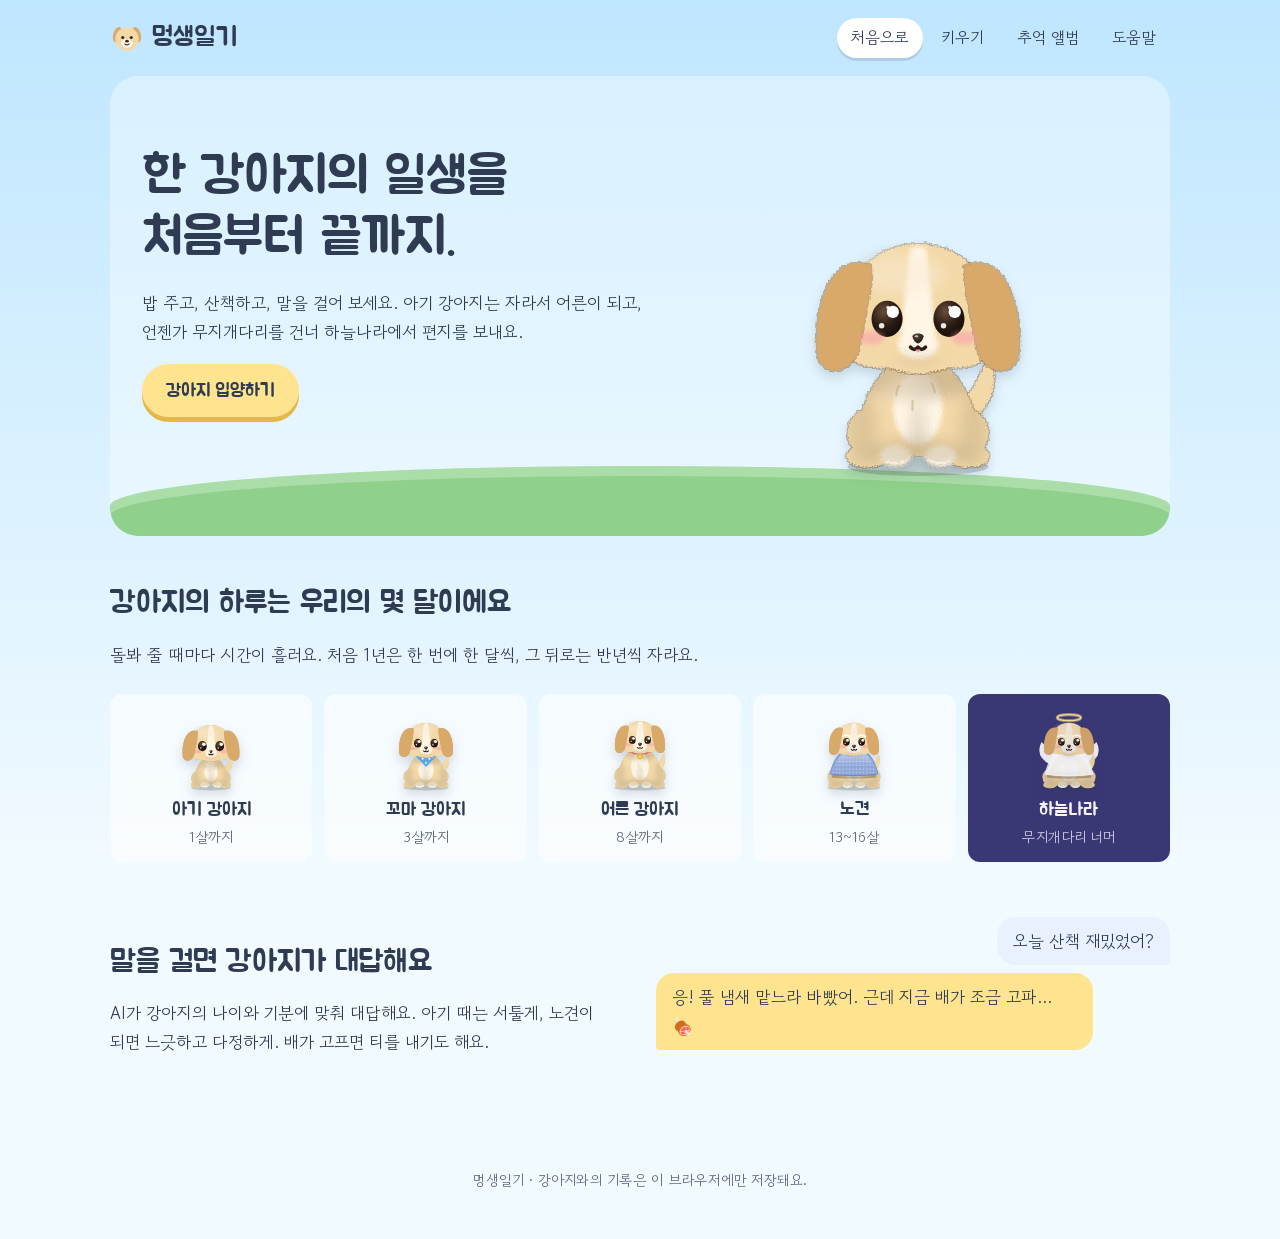
<file: index.html>
<!doctype html>
<html lang="ko">
<head>
<meta charset="utf-8">
<meta name="viewport" content="width=device-width, initial-scale=1">
<title>멍생일기 — 아기 강아지부터 무지개다리까지</title>
<meta name="description" content="아기 강아지부터 무지개다리까지, 한 강아지의 일생을 함께하는 웹 게임">
<link rel="icon" href="images/favicon.svg" type="image/svg+xml">
<link rel="preconnect" href="https://fonts.googleapis.com">
<link rel="preconnect" href="https://fonts.gstatic.com" crossorigin>
<link href="https://fonts.googleapis.com/css2?family=Jua&family=Gowun+Dodum&display=swap" rel="stylesheet">
<link rel="stylesheet" href="css/style.css">
</head>
<body data-page="home" data-stage="spring">
<header class="site-header">
  <a class="logo" href="index.html"><img src="images/favicon.svg" alt="" width="34" height="34">멍생일기</a>
  <button class="nav-toggle" type="button" aria-expanded="false" aria-controls="nav">메뉴</button>
  <nav class="nav" id="nav" aria-label="주 메뉴">
    <a href="index.html" data-page="home">처음으로</a>
    <a href="game.html" data-page="game">키우기</a>
    <a href="album.html" data-page="album">추억 앨범</a>
    <a href="help.html" data-page="help">도움말</a>
  </nav>
</header>

<main>
  <section class="hero">
    <div class="hero-text">
      <h1>한 강아지의 일생을<br>처음부터 끝까지.</h1>
      <p>밥 주고, 산책하고, 말을 걸어 보세요. 아기 강아지는 자라서 어른이 되고, 언젠가 무지개다리를 건너 하늘나라에서 편지를 보내요.</p>
      <a class="btn" href="game.html">강아지 입양하기</a>
    </div>
    <div class="hero-dog" id="hero-dog" aria-hidden="true"></div>
    <div class="grass" aria-hidden="true"></div>
  </section>

  <section class="life">
    <h2>강아지의 하루는 우리의 몇 달이에요</h2>
    <p class="lead">돌봐 줄 때마다 시간이 흘러요. 처음 1년은 한 번에 한 달씩, 그 뒤로는 반년씩 자라요.</p>
    <ol class="life-steps">
      <li data-s="baby"><div class="mini" data-stage="baby"></div><b>아기 강아지</b><span>1살까지</span></li>
      <li data-s="teen"><div class="mini" data-stage="teen"></div><b>꼬마 강아지</b><span>3살까지</span></li>
      <li data-s="adult"><div class="mini" data-stage="adult"></div><b>어른 강아지</b><span>8살까지</span></li>
      <li data-s="senior"><div class="mini" data-stage="senior"></div><b>노견</b><span>13~16살</span></li>
      <li data-s="heaven"><div class="mini" data-stage="heaven"></div><b>하늘나라</b><span>무지개다리 너머</span></li>
    </ol>
  </section>

  <section class="talk-intro">
    <div>
      <h2>말을 걸면 강아지가 대답해요</h2>
      <p>AI가 강아지의 나이와 기분에 맞춰 대답해요. 아기 때는 서툴게, 노견이 되면 느긋하고 다정하게. 배가 고프면 티를 내기도 해요.</p>
    </div>
    <div class="chat-sample" aria-label="대화 예시">
      <p class="me">오늘 산책 재밌었어?</p>
      <p class="pup">응! 풀 냄새 맡느라 바빴어. 근데 지금 배가 조금 고파… 🍖</p>
    </div>
  </section>
</main>
<footer class="site-footer">
  <p>멍생일기 · 강아지와의 기록은 이 브라우저에만 저장돼요.</p>
</footer>
<script src="js/common.js"></script>
<script>
document.addEventListener("DOMContentLoaded", () => {
  document.getElementById("hero-dog").innerHTML = dogSvg("baby", "cream", "happy");
  document.querySelectorAll(".mini").forEach((el) => { el.innerHTML = dogSvg(el.dataset.stage, "cream", "happy"); });
});
</script>
</body>
</html>
</file>
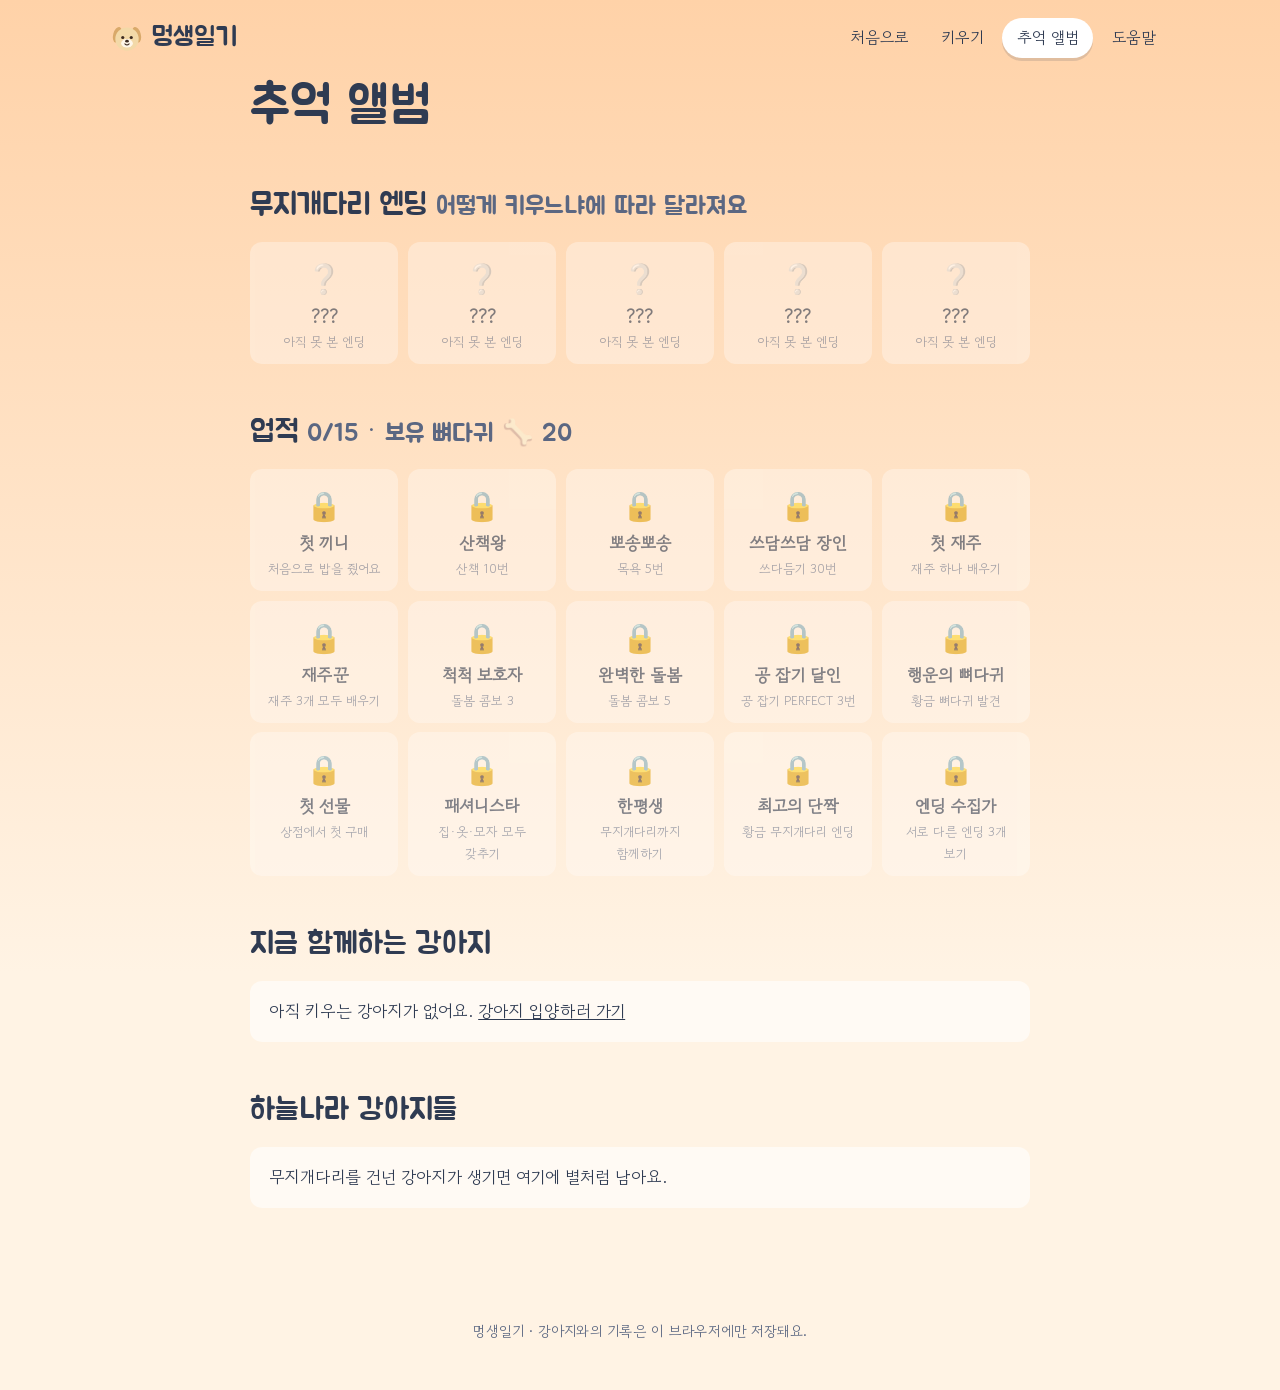
<file: album.html>
<!doctype html>
<html lang="ko">
<head>
<meta charset="utf-8">
<meta name="viewport" content="width=device-width, initial-scale=1">
<title>추억 앨범 — 멍생일기</title>
<meta name="description" content="아기 강아지부터 무지개다리까지, 한 강아지의 일생을 함께하는 웹 게임">
<link rel="icon" href="images/favicon.svg" type="image/svg+xml">
<link rel="preconnect" href="https://fonts.googleapis.com">
<link rel="preconnect" href="https://fonts.gstatic.com" crossorigin>
<link href="https://fonts.googleapis.com/css2?family=Jua&family=Gowun+Dodum&display=swap" rel="stylesheet">
<link rel="stylesheet" href="css/style.css">
</head>
<body data-page="album" data-stage="adult">
<header class="site-header">
  <a class="logo" href="index.html"><img src="images/favicon.svg" alt="" width="34" height="34">멍생일기</a>
  <button class="nav-toggle" type="button" aria-expanded="false" aria-controls="nav">메뉴</button>
  <nav class="nav" id="nav" aria-label="주 메뉴">
    <a href="index.html" data-page="home">처음으로</a>
    <a href="game.html" data-page="game">키우기</a>
    <a href="album.html" data-page="album">추억 앨범</a>
    <a href="help.html" data-page="help">도움말</a>
  </nav>
</header>

<main class="page">
  <h1>추억 앨범</h1>
  <h2>무지개다리 엔딩 <small class="muted">어떻게 키우느냐에 따라 달라져요</small></h2>
  <ul id="ending-list" class="badge-list"></ul>
  <h2 id="badges">업적 <small id="badge-sum" class="muted"></small></h2>
  <ul id="badge-list" class="badge-list"></ul>
  <h2>지금 함께하는 강아지</h2>
  <div id="now"></div>
  <h2>하늘나라 강아지들</h2>
  <div id="stars" class="stars"></div>
</main>
<footer class="site-footer">
  <p>멍생일기 · 강아지와의 기록은 이 브라우저에만 저장돼요.</p>
</footer>
<script src="js/common.js"></script>
<script src="js/album.js"></script>
</body>
</html>
</file>
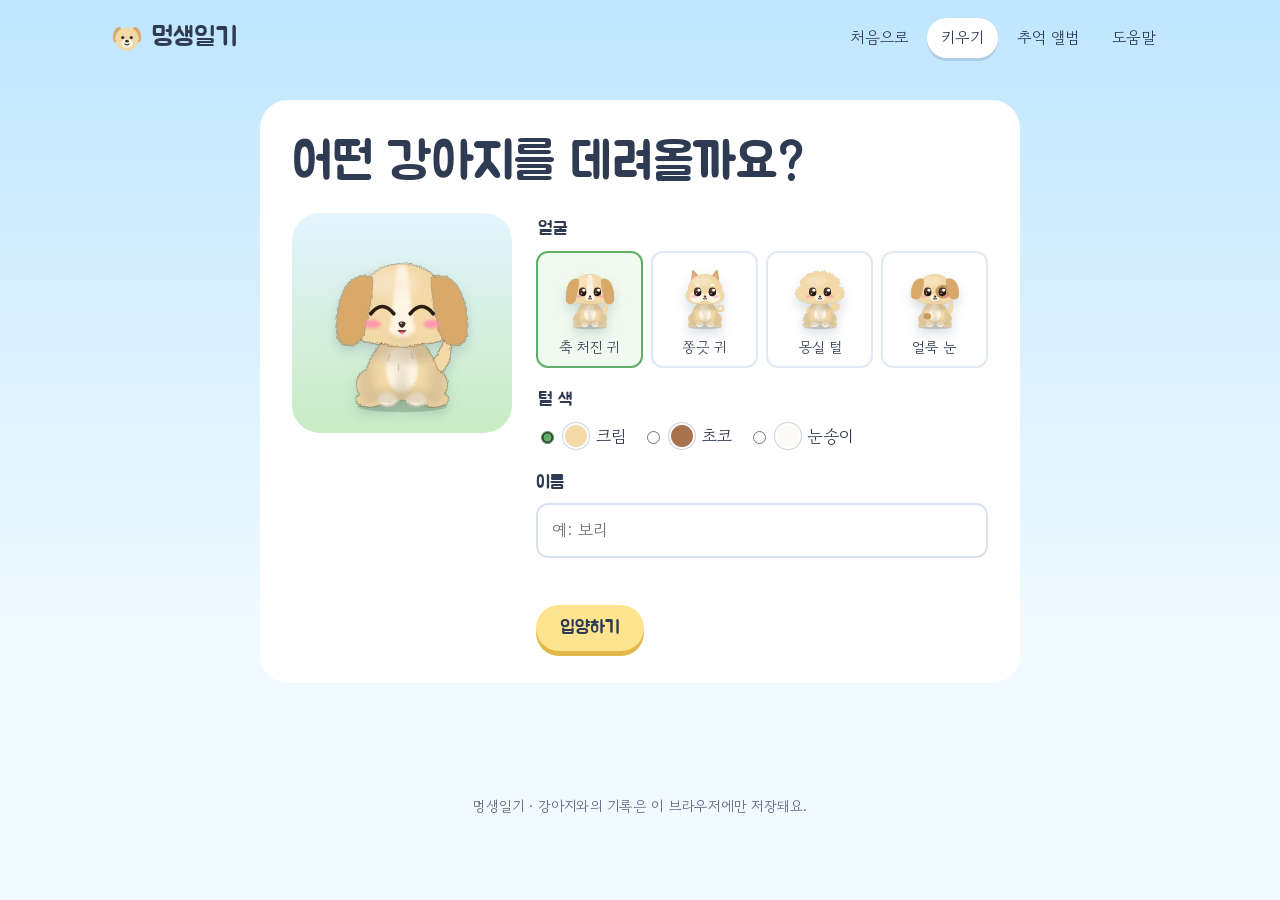
<file: game.html>
<!doctype html>
<html lang="ko">
<head>
<meta charset="utf-8">
<meta name="viewport" content="width=device-width, initial-scale=1">
<title>키우기 — 멍생일기</title>
<meta name="description" content="아기 강아지부터 무지개다리까지, 한 강아지의 일생을 함께하는 웹 게임">
<link rel="icon" href="images/favicon.svg" type="image/svg+xml">
<link rel="preconnect" href="https://fonts.googleapis.com">
<link rel="preconnect" href="https://fonts.gstatic.com" crossorigin>
<link href="https://fonts.googleapis.com/css2?family=Jua&family=Gowun+Dodum&display=swap" rel="stylesheet">
<link rel="stylesheet" href="css/style.css">
</head>
<body data-page="game" data-stage="spring">
<header class="site-header">
  <a class="logo" href="index.html"><img src="images/favicon.svg" alt="" width="34" height="34">멍생일기</a>
  <button class="nav-toggle" type="button" aria-expanded="false" aria-controls="nav">메뉴</button>
  <nav class="nav" id="nav" aria-label="주 메뉴">
    <a href="index.html" data-page="home">처음으로</a>
    <a href="game.html" data-page="game">키우기</a>
    <a href="album.html" data-page="album">추억 앨범</a>
    <a href="help.html" data-page="help">도움말</a>
  </nav>
</header>

<main class="game">
  <section id="adopt" class="adopt" hidden>
    <h1>어떤 강아지를 데려올까요?</h1>
    <div class="adopt-grid">
      <div id="adopt-preview" class="adopt-preview" aria-hidden="true"></div>
      <form id="adopt-form" novalidate>
        <fieldset>
          <legend>얼굴</legend>
          <div class="face-grid">
            <label class="face-opt" data-face="floppy"><input type="radio" name="face" value="floppy" checked><span class="face-mini"></span>축 처진 귀</label>
            <label class="face-opt" data-face="pointy"><input type="radio" name="face" value="pointy"><span class="face-mini"></span>쫑긋 귀</label>
            <label class="face-opt" data-face="fluffy"><input type="radio" name="face" value="fluffy"><span class="face-mini"></span>몽실 털</label>
            <label class="face-opt" data-face="patch"><input type="radio" name="face" value="patch"><span class="face-mini"></span>얼룩 눈</label>
          </div>
        </fieldset>
        <fieldset>
          <legend>털 색</legend>
          <label class="fur"><input type="radio" name="fur" value="cream" checked><span class="swatch cream"></span>크림</label>
          <label class="fur"><input type="radio" name="fur" value="choco"><span class="swatch choco"></span>초코</label>
          <label class="fur"><input type="radio" name="fur" value="snow"><span class="swatch snow"></span>눈송이</label>
        </fieldset>
        <label for="adopt-name">이름</label>
        <input id="adopt-name" maxlength="10" placeholder="예: 보리" autocomplete="off">
        <p id="adopt-status" class="status error" role="alert"></p>
        <button class="btn" type="submit">입양하기</button>
      </form>
    </div>
  </section>

  <section id="play-area" class="play-area" hidden>
    <div id="scene" class="scene" data-anim="">
      <div class="rainbow" aria-hidden="true"></div>
      <div id="scene-place" class="scene-place" aria-hidden="true"></div>
      <div id="scene-decor" class="scene-decor"></div>
      <div id="door" class="door" role="button" aria-label="밖으로 나가기"></div>
      <div id="scene-back" class="scene-back" aria-hidden="true"></div>
      <div id="scene-house" class="scene-house" role="button" aria-label="집 안으로 들어가기"></div>
      <div id="scene-toy" class="scene-toy" aria-hidden="true"></div>
      <p id="bubble" class="bubble" aria-live="polite"></p>
      <div id="dog-pos" class="dog-pos"><div id="dog-stage" class="dog-stage" title="쓰다듬기"></div></div>
      <div id="scene-fx" class="scene-fx" aria-hidden="true"></div>
      <div id="mess" class="mess"></div>
      <p id="lonely" class="lonely" hidden></p>
      <div class="grass" aria-hidden="true"></div>

      <div id="event" class="event-card" hidden role="dialog" aria-labelledby="event-title">
        <h2 id="event-title"></h2>
        <p id="event-text"></p>
        <div id="event-choices" class="event-choices"></div>
        <p id="event-result" class="event-result"></p>
        <p id="event-status" class="status" role="status"></p>
        <button id="event-close" class="btn small" type="button" hidden>계속 키우기</button>
      </div>
    </div>

    <div class="panel">
      <div class="dog-head">
        <div>
          <h1 id="dog-name"></h1>
          <p id="dog-age" class="muted"></p>
        </div>
        <div class="head-side">
          <span id="dog-mood" class="mood-chip"></span>
          <span id="combo-chip" class="combo-chip" hidden></span>
          <button id="shop-btn" type="button" class="shop-btn">🦴 <span id="coin-count">0</span> · 상점</button>
          <a class="badge-link" href="album.html#badges">🏅 업적 <span id="badge-count">0/13</span></a>
        </div>
      </div>
      <div class="life-bar" aria-label="일생 진행도"><i id="life-fill"></i></div>
      <p id="ending-hint" class="ending-hint"></p>
      <div id="stats" class="stats"></div>

      <p id="quest-list" class="quest-line" aria-label="퀘스트"></p>

      <section id="care" class="block">
        <h2>돌보기 <small class="muted">누를 때마다 시간이 흘러요</small></h2>
        <div id="actions" class="actions"></div>
      </section>

      <section id="interact" class="block">
        <h2>함께 놀기 <small class="muted">시간이 흐르지 않아요</small></h2>
        <div class="interact-row">
          <button id="pet-btn" type="button" class="act small"><span aria-hidden="true">🖐️</span>쓰다듬기</button>
          <button id="bark-btn" type="button" class="act small"><span aria-hidden="true">🔊</span>짖어!</button>
          <div class="sound-ctl">
            <label class="switch"><input id="sound-on" type="checkbox"> 소리</label>
            <label for="sound-vol" class="sr-only">음량</label>
            <input id="sound-vol" type="range" min="0" max="1" step="0.05">
          </div>
        </div>
        <p class="muted small-note">훈련 — 성공할수록 잘 배워요 · 바닥을 톡 누르면 걸어가고, 하늘을 누르면 점프, 집을 누르면 집 안으로 들어가요</p>
        <div id="tricks" class="tricks"></div>
      </section>

      <section id="diary" class="block diary" hidden>
        <h2 id="diary-title"></h2>
        <p id="diary-text"></p>
        <p id="diary-status" class="status" role="status"></p>
      </section>

      <section id="talk" class="block talk">
        <h2>말 걸기</h2>
        <div class="aff"><span id="aff-label"></span><span class="aff-bar"><i id="aff-fill"></i></span></div>
        <p id="topic-chip" class="topic-chip"></p>
        <p class="muted small-note">다정한 말, 칭찬, 관심을 보이면 마음이 통해서 행복·친밀도·뼈다귀가 올라가요.</p>
        <form id="talk-form" novalidate>
          <label for="talk-input" class="sr-only">강아지에게 할 말</label>
          <textarea id="talk-input" maxlength="200" rows="2" placeholder="예: 오늘 기분 어때?"></textarea>
          <div class="talk-row"><span class="muted"><span id="talk-count">0</span>/200</span><button id="talk-send" class="btn small" type="submit">말 걸기</button></div>
          <p id="talk-status" class="status" role="status"></p>
        </form>
        <ul id="talk-log" class="talk-log"></ul>
      </section>

      <section id="heaven" class="heaven-box" hidden>
        <h2 id="heaven-title"></h2>
        <p id="heaven-desc" class="heaven-desc"></p>
        <p id="heaven-sub" class="muted"></p>
        <button id="letter-btn" class="btn" type="button">하늘나라 편지 받기</button>
        <p id="letter-status" class="status" role="status"></p>
        <blockquote id="letter-box" class="letter" hidden><p id="letter-text"></p></blockquote>
        <div class="heaven-links">
          <a href="album.html">추억 앨범 보기</a>
          <button id="again-btn" class="btn ghost" type="button">새 강아지 입양하기</button>
        </div>
      </section>
    </div>
  </section>

  <div id="shop" class="shop" hidden role="dialog" aria-labelledby="shop-title">
    <div class="shop-sheet">
      <div class="shop-head">
        <h2 id="shop-title">상점</h2>
        <span class="shop-coins">🦴 <span id="shop-coins">0</span></span>
        <button id="shop-close" type="button" class="btn small ghost">닫기</button>
      </div>
      <p class="muted small-note">잘 돌보면 뼈다귀를 받아요. 상태가 좋을수록, 재주를 배우거나 자랄 때 더 많이 받아요.</p>
      <div id="shop-tabs" class="shop-tabs"></div>
      <ul id="shop-list" class="shop-list"></ul>
    </div>
  </div>
</main>
<footer class="site-footer">
  <p>멍생일기 · 강아지와의 기록은 이 브라우저에만 저장돼요.</p>
</footer>
<script src="js/common.js"></script>
<script src="js/sound.js"></script>
<script src="js/game.js"></script>
</body>
</html>
</file>
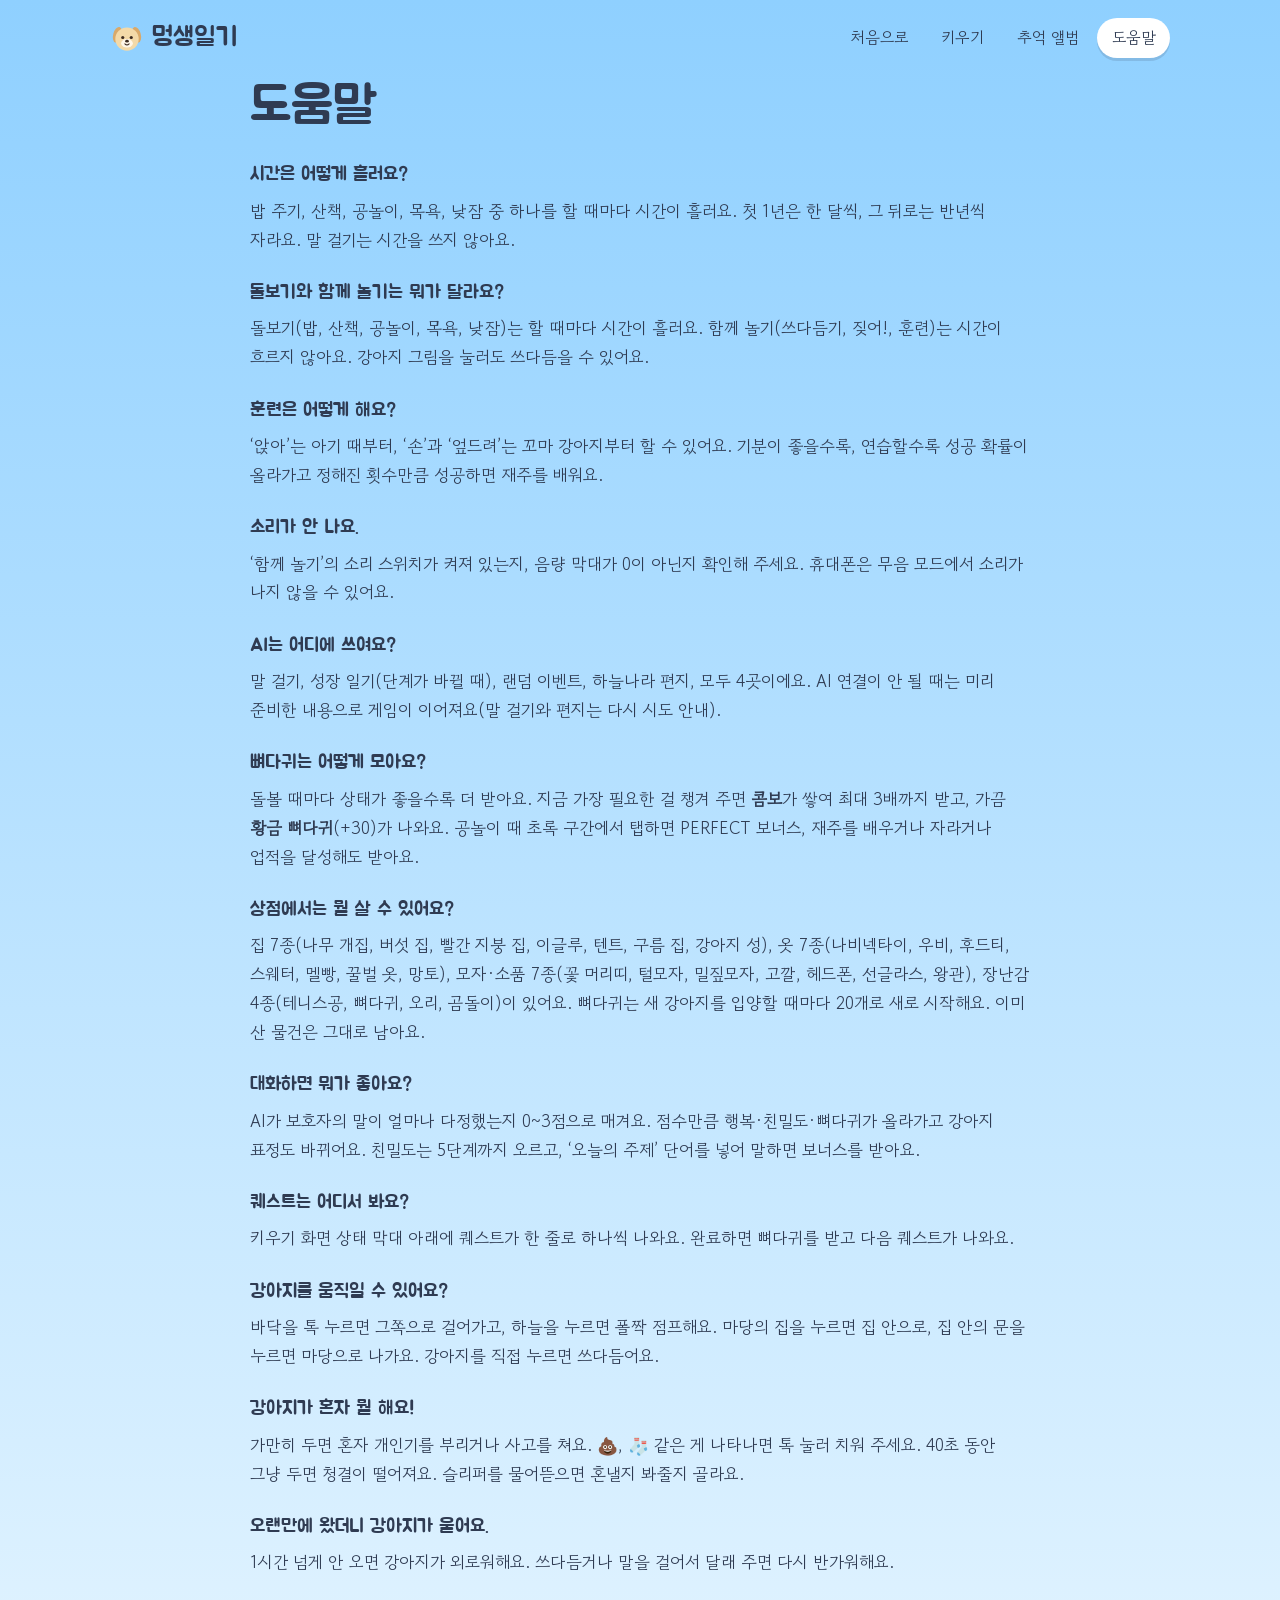
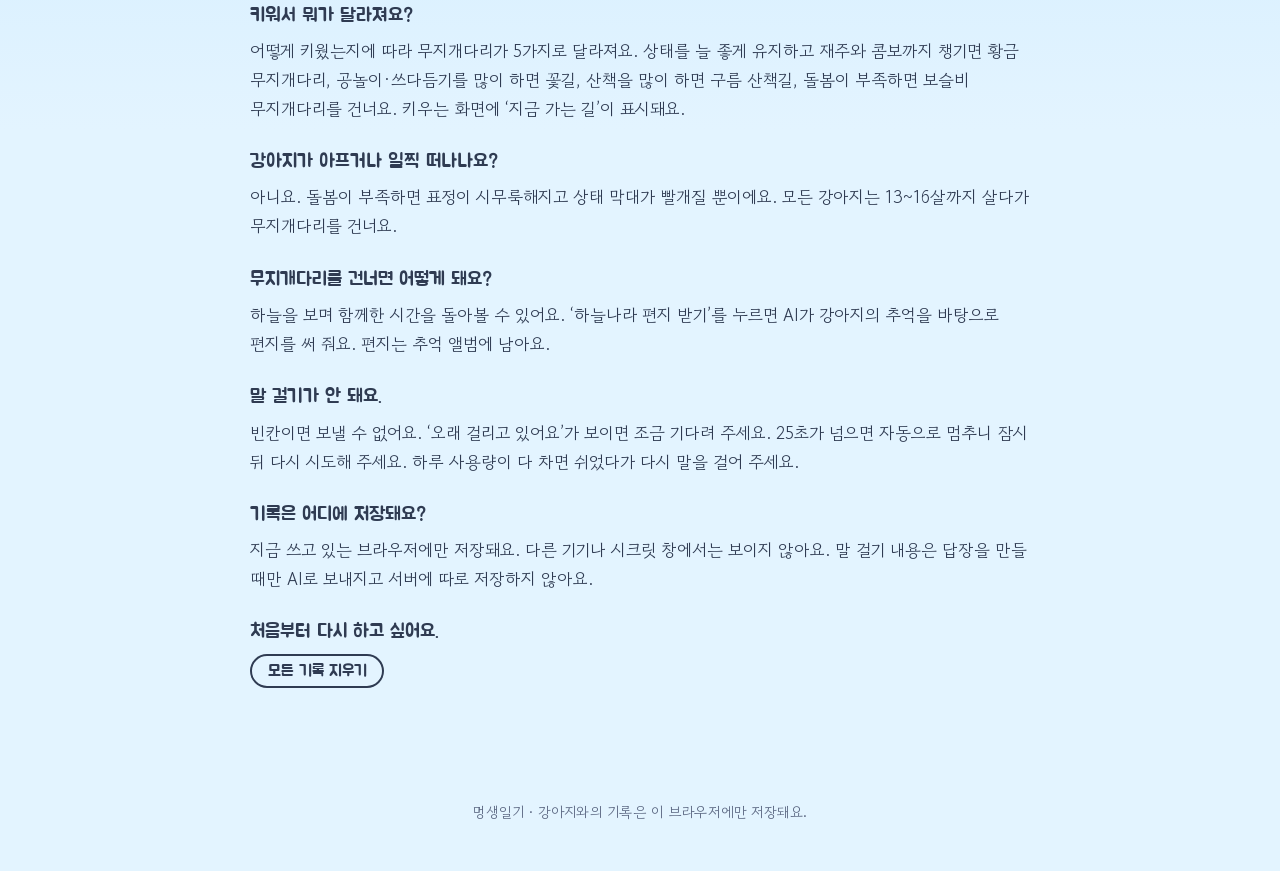
<file: help.html>
<!doctype html>
<html lang="ko">
<head>
<meta charset="utf-8">
<meta name="viewport" content="width=device-width, initial-scale=1">
<title>도움말 — 멍생일기</title>
<meta name="description" content="아기 강아지부터 무지개다리까지, 한 강아지의 일생을 함께하는 웹 게임">
<link rel="icon" href="images/favicon.svg" type="image/svg+xml">
<link rel="preconnect" href="https://fonts.googleapis.com">
<link rel="preconnect" href="https://fonts.gstatic.com" crossorigin>
<link href="https://fonts.googleapis.com/css2?family=Jua&family=Gowun+Dodum&display=swap" rel="stylesheet">
<link rel="stylesheet" href="css/style.css">
</head>
<body data-page="help" data-stage="teen">
<header class="site-header">
  <a class="logo" href="index.html"><img src="images/favicon.svg" alt="" width="34" height="34">멍생일기</a>
  <button class="nav-toggle" type="button" aria-expanded="false" aria-controls="nav">메뉴</button>
  <nav class="nav" id="nav" aria-label="주 메뉴">
    <a href="index.html" data-page="home">처음으로</a>
    <a href="game.html" data-page="game">키우기</a>
    <a href="album.html" data-page="album">추억 앨범</a>
    <a href="help.html" data-page="help">도움말</a>
  </nav>
</header>

<main class="page">
  <h1>도움말</h1>
  <dl class="faq">
    <dt>시간은 어떻게 흘러요?</dt>
    <dd>밥 주기, 산책, 공놀이, 목욕, 낮잠 중 하나를 할 때마다 시간이 흘러요. 첫 1년은 한 달씩, 그 뒤로는 반년씩 자라요. 말 걸기는 시간을 쓰지 않아요.</dd>
    <dt>돌보기와 함께 놀기는 뭐가 달라요?</dt>
    <dd>돌보기(밥, 산책, 공놀이, 목욕, 낮잠)는 할 때마다 시간이 흘러요. 함께 놀기(쓰다듬기, 짖어!, 훈련)는 시간이 흐르지 않아요. 강아지 그림을 눌러도 쓰다듬을 수 있어요.</dd>
    <dt>훈련은 어떻게 해요?</dt>
    <dd>‘앉아’는 아기 때부터, ‘손’과 ‘엎드려’는 꼬마 강아지부터 할 수 있어요. 기분이 좋을수록, 연습할수록 성공 확률이 올라가고 정해진 횟수만큼 성공하면 재주를 배워요.</dd>
    <dt>소리가 안 나요.</dt>
    <dd>‘함께 놀기’의 소리 스위치가 켜져 있는지, 음량 막대가 0이 아닌지 확인해 주세요. 휴대폰은 무음 모드에서 소리가 나지 않을 수 있어요.</dd>
    <dt>AI는 어디에 쓰여요?</dt>
    <dd>말 걸기, 성장 일기(단계가 바뀔 때), 랜덤 이벤트, 하늘나라 편지, 모두 4곳이에요. AI 연결이 안 될 때는 미리 준비한 내용으로 게임이 이어져요(말 걸기와 편지는 다시 시도 안내).</dd>
    <dt>뼈다귀는 어떻게 모아요?</dt>
    <dd>돌볼 때마다 상태가 좋을수록 더 받아요. 지금 가장 필요한 걸 챙겨 주면 <b>콤보</b>가 쌓여 최대 3배까지 받고, 가끔 <b>황금 뼈다귀</b>(+30)가 나와요. 공놀이 때 초록 구간에서 탭하면 PERFECT 보너스, 재주를 배우거나 자라거나 업적을 달성해도 받아요.</dd>
    <dt>상점에서는 뭘 살 수 있어요?</dt>
    <dd>집 7종(나무 개집, 버섯 집, 빨간 지붕 집, 이글루, 텐트, 구름 집, 강아지 성), 옷 7종(나비넥타이, 우비, 후드티, 스웨터, 멜빵, 꿀벌 옷, 망토), 모자·소품 7종(꽃 머리띠, 털모자, 밀짚모자, 고깔, 헤드폰, 선글라스, 왕관), 장난감 4종(테니스공, 뼈다귀, 오리, 곰돌이)이 있어요. 뼈다귀는 새 강아지를 입양할 때마다 20개로 새로 시작해요. 이미 산 물건은 그대로 남아요.</dd>
    <dt>대화하면 뭐가 좋아요?</dt>
    <dd>AI가 보호자의 말이 얼마나 다정했는지 0~3점으로 매겨요. 점수만큼 행복·친밀도·뼈다귀가 올라가고 강아지 표정도 바뀌어요. 친밀도는 5단계까지 오르고, ‘오늘의 주제’ 단어를 넣어 말하면 보너스를 받아요.</dd>
    <dt>퀘스트는 어디서 봐요?</dt>
    <dd>키우기 화면 상태 막대 아래에 퀘스트가 한 줄로 하나씩 나와요. 완료하면 뼈다귀를 받고 다음 퀘스트가 나와요.</dd>
    <dt>강아지를 움직일 수 있어요?</dt>
    <dd>바닥을 톡 누르면 그쪽으로 걸어가고, 하늘을 누르면 폴짝 점프해요. 마당의 집을 누르면 집 안으로, 집 안의 문을 누르면 마당으로 나가요. 강아지를 직접 누르면 쓰다듬어요.</dd>
    <dt>강아지가 혼자 뭘 해요!</dt>
    <dd>가만히 두면 혼자 개인기를 부리거나 사고를 쳐요. 💩, 🧦 같은 게 나타나면 톡 눌러 치워 주세요. 40초 동안 그냥 두면 청결이 떨어져요. 슬리퍼를 물어뜯으면 혼낼지 봐줄지 골라요.</dd>
    <dt>오랜만에 왔더니 강아지가 울어요.</dt>
    <dd>1시간 넘게 안 오면 강아지가 외로워해요. 쓰다듬거나 말을 걸어서 달래 주면 다시 반가워해요.</dd>
    <dt>키워서 뭐가 달라져요?</dt>
    <dd>어떻게 키웠는지에 따라 무지개다리가 5가지로 달라져요. 상태를 늘 좋게 유지하고 재주와 콤보까지 챙기면 황금 무지개다리, 공놀이·쓰다듬기를 많이 하면 꽃길, 산책을 많이 하면 구름 산책길, 돌봄이 부족하면 보슬비 무지개다리를 건너요. 키우는 화면에 ‘지금 가는 길’이 표시돼요.</dd>
    <dt>강아지가 아프거나 일찍 떠나나요?</dt>
    <dd>아니요. 돌봄이 부족하면 표정이 시무룩해지고 상태 막대가 빨개질 뿐이에요. 모든 강아지는 13~16살까지 살다가 무지개다리를 건너요.</dd>
    <dt>무지개다리를 건너면 어떻게 돼요?</dt>
    <dd>하늘을 보며 함께한 시간을 돌아볼 수 있어요. ‘하늘나라 편지 받기’를 누르면 AI가 강아지의 추억을 바탕으로 편지를 써 줘요. 편지는 추억 앨범에 남아요.</dd>
    <dt>말 걸기가 안 돼요.</dt>
    <dd>빈칸이면 보낼 수 없어요. ‘오래 걸리고 있어요’가 보이면 조금 기다려 주세요. 25초가 넘으면 자동으로 멈추니 잠시 뒤 다시 시도해 주세요. 하루 사용량이 다 차면 쉬었다가 다시 말을 걸어 주세요.</dd>
    <dt>기록은 어디에 저장돼요?</dt>
    <dd>지금 쓰고 있는 브라우저에만 저장돼요. 다른 기기나 시크릿 창에서는 보이지 않아요. 말 걸기 내용은 답장을 만들 때만 AI로 보내지고 서버에 따로 저장하지 않아요.</dd>
    <dt>처음부터 다시 하고 싶어요.</dt>
    <dd><button id="reset" class="btn ghost small" type="button">모든 기록 지우기</button></dd>
  </dl>
</main>
<footer class="site-footer">
  <p>멍생일기 · 강아지와의 기록은 이 브라우저에만 저장돼요.</p>
</footer>
<script src="js/common.js"></script>
<script>
document.getElementById("reset").addEventListener("click", () => {
  if (confirm("키우던 강아지와 하늘나라 강아지 기록이 모두 지워져요. 지울까요?")) {
    localStorage.removeItem(STORE_KEY);
    location.href = "game.html";
  }
});
</script>
</body>
</html>
</file>
<file: css/style.css>
/* 멍생일기 — 하늘 색이 강아지의 나이를 따라 바뀐다 */
:root {
  --ink: #2f3b52;
  --ink-soft: #5b6782;
  --grass: #8fd18a;
  --grass-deep: #5faf66;
  --butter: #ffe48f;
  --paw: #f6a9bd;
  --paper: #ffffff;
  --sky-top: #bfe6ff;
  --sky-bottom: #eaf7ff;
  --danger: #d9485f;
  --radius-lg: 28px;
  --radius-sm: 12px;
}
body[data-stage="spring"], body[data-stage="baby"] { --sky-top: #bfe6ff; --sky-bottom: #f1faff; }
body[data-stage="teen"] { --sky-top: #8fd0ff; --sky-bottom: #e3f4ff; }
body[data-stage="adult"] { --sky-top: #ffd2a8; --sky-bottom: #fff3e4; }
body[data-stage="senior"] { --sky-top: #d4c9ee; --sky-bottom: #f6f1ff; }
body[data-stage="heaven"] {
  --sky-top: #2c2c63; --sky-bottom: #7b6bb8; --ink: #f7f4ff; --ink-soft: #d6d0f2; --paper: rgba(255,255,255,.12);
}

* { box-sizing: border-box; }
[hidden] { display: none !important; }
html { scroll-behavior: smooth; }
body {
  margin: 0;
  font-family: "Gowun Dodum", "Apple SD Gothic Neo", "Malgun Gothic", sans-serif;
  font-size: 17px;
  line-height: 1.7;
  word-break: keep-all;
  color: var(--ink);
  background: linear-gradient(180deg, var(--sky-top), var(--sky-bottom) 70%);
  min-height: 100vh;
  transition: background 1.2s ease, color .6s ease;
}
body[data-stage="heaven"] {
  background:
    radial-gradient(2px 2px at 12% 18%, #fff, transparent),
    radial-gradient(2px 2px at 30% 8%, #fff, transparent),
    radial-gradient(1.5px 1.5px at 55% 22%, #fff, transparent),
    radial-gradient(2px 2px at 78% 12%, #fff, transparent),
    radial-gradient(1.5px 1.5px at 90% 30%, #fff, transparent),
    linear-gradient(180deg, var(--sky-top), var(--sky-bottom));
}
h1, h2, h3, .logo, .btn, .act { font-family: "Jua", "Gowun Dodum", sans-serif; font-weight: 400; }
h1 { font-size: clamp(2rem, 5vw, 3.2rem); line-height: 1.2; margin: 0 0 .4em; }
h2 { font-size: clamp(1.4rem, 3vw, 1.9rem); line-height: 1.3; margin: 1.6em 0 .5em; }
h3 { font-size: 1.35rem; margin: 0; }
a { color: inherit; }
:focus-visible { outline: 3px solid #3d7be0; outline-offset: 3px; border-radius: 6px; }
.sr-only { position: absolute; width: 1px; height: 1px; overflow: hidden; clip: rect(0 0 0 0); }
.muted { color: var(--ink-soft); margin: 0; }

/* 헤더 */
.site-header {
  display: flex; align-items: center; gap: 1rem;
  max-width: 1100px; margin: 0 auto; padding: 1rem 1.25rem;
}
.logo { display: flex; align-items: center; gap: .5rem; font-size: 1.6rem; text-decoration: none; margin-right: auto; }
.nav { display: flex; gap: .25rem; }
.nav a {
  text-decoration: none; padding: .4rem .9rem; border-radius: 999px; font-size: 1rem;
}
.nav a:hover { background: rgba(255,255,255,.55); }
.nav a[aria-current="page"] { background: var(--paper); box-shadow: 0 3px 0 rgba(47,59,82,.15); }
body[data-stage="heaven"] .nav a[aria-current="page"] { background: rgba(255,255,255,.2); }
.nav-toggle { display: none; }

/* 버튼 */
.btn {
  display: inline-block; border: 0; cursor: pointer; text-decoration: none;
  font-size: 1.15rem; padding: .7rem 1.5rem; border-radius: 999px;
  background: var(--butter); color: #2f3b52;
  box-shadow: 0 5px 0 #e2b84a; transition: transform .1s, box-shadow .1s;
}
.btn:active { transform: translateY(4px); box-shadow: 0 1px 0 #e2b84a; }
.btn:disabled { opacity: .55; cursor: wait; }
.btn.small { font-size: 1rem; padding: .45rem 1.1rem; box-shadow: 0 4px 0 #e2b84a; }
.btn.ghost { background: transparent; color: inherit; box-shadow: inset 0 0 0 2px currentColor; }

/* 잔디 */
.grass {
  position: absolute; left: 0; right: 0; bottom: 0; height: 70px;
  background: var(--grass);
  border-radius: 50% 50% 0 0 / 40px 40px 0 0;
  box-shadow: inset 0 10px 0 rgba(255,255,255,.25);
}
body[data-stage="heaven"] .grass { background: #ffffff; opacity: .85; border-radius: 60% 40% 0 0 / 50px 50px 0 0; }

/* 메인 히어로 */
main { max-width: 1100px; margin: 0 auto; padding: 0 1.25rem 3rem; }
.hero {
  position: relative; overflow: hidden;
  display: grid; grid-template-columns: 1.1fr .9fr; align-items: end; gap: 1rem;
  min-height: 460px; padding: 2rem 2rem 0; border-radius: var(--radius-lg);
  background: rgba(255,255,255,.35);
}
.hero-text { align-self: center; padding-bottom: 80px; position: relative; z-index: 1; }
.hero-text p { max-width: 34em; }
.hero-dog { position: relative; z-index: 1; width: min(320px, 100%); justify-self: center; margin-bottom: 40px; }
.dog-svg { width: 100%; height: auto; display: block; }


/* 생애 단계 */
.lead { max-width: 40em; }
.life-steps {
  list-style: none; padding: 0; margin: 1.5rem 0 0;
  display: grid; grid-template-columns: repeat(5, 1fr); gap: .75rem; counter-reset: s;
}
.life-steps li {
  background: rgba(255,255,255,.6); border-radius: var(--radius-sm); padding: .75rem; text-align: center;
  display: flex; flex-direction: column; align-items: center;
}
.life-steps li[data-s="heaven"] { background: #3a3775; color: #f7f4ff; }
.life-steps .mini { width: 90px; }
.life-steps b { font-family: "Jua", sans-serif; font-weight: 400; font-size: 1.1rem; }
.life-steps span { font-size: .9rem; opacity: .8; }

.talk-intro { display: grid; grid-template-columns: 1fr 1fr; gap: 2rem; align-items: center; margin-top: 2rem; }
.chat-sample, .talk-log li { display: flex; flex-direction: column; gap: .5rem; }
.me, .pup { margin: 0; padding: .6rem 1rem; border-radius: 18px; max-width: 85%; }
.me { align-self: flex-end; background: #e8f1ff; color: #2f3b52; border-bottom-right-radius: 4px; }
.pup { align-self: flex-start; background: var(--butter); color: #2f3b52; border-bottom-left-radius: 4px; }

/* 게임 */
.game { padding-top: .5rem; }
.adopt { max-width: 520px; margin: 1rem auto; background: var(--paper); padding: 2rem; border-radius: var(--radius-lg); }
.adopt label[for], .adopt legend { font-family: "Jua", sans-serif; font-size: 1.15rem; }
.adopt input[type="text"], .adopt #adopt-name, textarea {
  width: 100%; font: inherit; padding: .7rem .9rem; border-radius: var(--radius-sm);
  border: 2px solid #d8e2ef; background: #fff; color: #2f3b52; margin: .3rem 0 1rem;
}
fieldset { border: 0; padding: 0; margin: 0 0 1rem; display: flex; gap: 1rem; flex-wrap: wrap; }
legend { margin-bottom: .4rem; }
.fur { display: flex; align-items: center; gap: .4rem; cursor: pointer; }
.fur input { accent-color: var(--grass-deep); }
.swatch { width: 26px; height: 26px; border-radius: 50%; border: 2px solid #fff; box-shadow: 0 0 0 1px #c9d3e0; }
.swatch.cream { background: #f3d9a8; } .swatch.choco { background: #a8724d; } .swatch.snow { background: #fbfaf7; }

.play-area { display: grid; grid-template-columns: 1fr 1fr; gap: 1.5rem; align-items: start; }
.scene {
  position: relative; overflow: hidden; min-height: 440px; border-radius: var(--radius-lg);
  background: rgba(255,255,255,.3); display: flex; align-items: flex-end; justify-content: center;
  position: sticky; top: 1rem;
}
.dog-stage { position: relative; z-index: 2; width: min(300px, 80%); margin-bottom: 36px; transition: transform 2.5s ease; }
body[data-stage="heaven"] .dog-stage { transform: translateY(-50px); animation: float 4s ease-in-out infinite; }
@keyframes float { 0%, 100% { transform: translateY(-50px); } 50% { transform: translateY(-64px); } }
body[data-stage="heaven"] .stats { display: none; }
.bubble {
  position: absolute; top: 1.5rem; left: 50%; transform: translateX(-50%);
  background: #fff; color: #2f3b52; padding: .6rem 1.1rem; border-radius: 18px; margin: 0;
  max-width: 80%; text-align: center; z-index: 3;
}
.bubble:empty { display: none; }
.bubble.pop { animation: pop .35s ease; }
@keyframes pop { from { transform: translateX(-50%) scale(.85); opacity: 0; } }
.rainbow {
  position: absolute; left: 50%; bottom: -160px; width: 520px; height: 520px; transform: translateX(-50%);
  border-radius: 50%; opacity: 0; transition: opacity 2s ease; z-index: 1;
  background: radial-gradient(circle, transparent 54%, #ff9aa8 55%, #ffc48a 59%, #fff08a 63%, #a6e3a0 67%, #9fd0ff 71%, #b9a6ff 75%, transparent 76%);
}
body[data-stage="heaven"] .rainbow { opacity: .9; }

.panel { background: var(--paper); border-radius: var(--radius-lg); padding: 1.5rem; }
.dog-head h1 { margin: 0; }
.life-bar { height: 10px; border-radius: 999px; background: rgba(47,59,82,.1); margin: .8rem 0 1.2rem; overflow: hidden; }
.life-bar i { display: block; height: 100%; background: linear-gradient(90deg, #9fd0ff, #ffd2a8, #b9a6ff); transition: width .6s; }
.stats { display: grid; gap: .45rem; }
.stat { display: grid; grid-template-columns: 4rem 1fr; align-items: center; gap: .6rem; }
.bar { height: 14px; background: #eef2f7; border-radius: 999px; overflow: hidden; }
.bar i { display: block; height: 100%; background: var(--grass); border-radius: 999px; transition: width .4s; }
.bar i.low { background: var(--danger); }
.actions { display: grid; grid-template-columns: repeat(5, 1fr); gap: .6rem; margin: 1.3rem 0; }
.act {
  font-size: 1rem; word-break: keep-all; border: 0; cursor: pointer; padding: .7rem .5rem; border-radius: var(--radius-sm);
  background: #f2f7ff; color: #2f3b52; display: flex; flex-direction: column; align-items: center; gap: .1rem;
  box-shadow: 0 4px 0 #d3dff0;
}
.act span { font-size: 1.6rem; line-height: 1; }
.act:active { transform: translateY(3px); box-shadow: 0 1px 0 #d3dff0; }
.talk h2 { margin-top: .5rem; }
.talk-row { display: flex; justify-content: space-between; align-items: center; margin-top: -.4rem; }
.status { min-height: 1.6em; margin: .4rem 0 0; font-size: .95rem; }
.status.error { color: var(--danger); }
body[data-stage="heaven"] .status.error { color: #ffc2cc; }
.talk-log { list-style: none; padding: 0; margin: 1rem 0 0; display: grid; gap: 1rem; }

.heaven-box h2 { margin-top: 0; }
.letter {
  margin: 1rem 0; padding: 1.2rem 1.4rem; border-radius: var(--radius-sm);
  background: #fffaf0; color: #3b3355; white-space: pre-line; line-height: 1.9;
  border-left: 6px solid var(--butter);
}
.heaven-links { display: flex; flex-wrap: wrap; gap: 1rem; align-items: center; margin-top: 1rem; }

/* 앨범·도움말 */
.page { max-width: 820px; }
.album-card {
  display: grid; grid-template-columns: 140px 1fr; gap: 1.2rem; align-items: start;
  background: var(--paper); border-radius: var(--radius-lg); padding: 1.2rem; margin-bottom: 1rem;
}
.album-card.star { background: #34336e; color: #f7f4ff; }
.album-card.star .muted { color: #d6d0f2; }
.timeline { margin: .6rem 0 0; padding-left: 1.2rem; }
.timeline li { margin: .15rem 0; }
.empty { background: rgba(255,255,255,.6); padding: 1rem 1.2rem; border-radius: var(--radius-sm); }
.faq dt { font-family: "Jua", sans-serif; font-size: 1.2rem; margin-top: 1.4rem; }
.faq dd { margin: .3rem 0 0; }

.site-footer { text-align: center; padding: 2rem 1rem; font-size: .9rem; color: var(--ink-soft); }

/* 태블릿 */
@media (max-width: 900px) {
  .life-steps { grid-template-columns: repeat(3, 1fr); }
  .play-area { grid-template-columns: 1fr; }
  .scene { position: relative; top: 0; min-height: 360px; }
}
/* 모바일 */
@media (max-width: 640px) {
  body { font-size: 16px; }
  .nav-toggle {
    display: block; font: inherit; border: 0; background: var(--paper); color: inherit;
    padding: .35rem .9rem; border-radius: 999px; cursor: pointer;
  }
  .nav { display: none; position: absolute; top: 4rem; left: 1rem; right: 1rem; z-index: 10;
    flex-direction: column; background: #ffffff; padding: .5rem; border-radius: var(--radius-sm);
    box-shadow: 0 8px 24px rgba(47,59,82,.18); }
  body[data-stage="heaven"] .nav { background: #3a3775; }
  .nav.open { display: flex; }
  .site-header { position: relative; }
  .hero { grid-template-columns: 1fr; padding: 1.5rem 1.25rem 0; min-height: 0; }
  .hero-text { padding-bottom: 0; }
  .hero-dog { width: 220px; }
  .life-steps { grid-template-columns: repeat(2, 1fr); }
  .life-steps li[data-s="heaven"] { grid-column: 1 / -1; }
  .talk-intro { grid-template-columns: 1fr; gap: 1rem; }
  .album-card { grid-template-columns: 90px 1fr; }
  .actions { grid-template-columns: repeat(3, 1fr); }
  .panel { padding: 1.1rem; }
  .scene { min-height: 320px; }
  .rainbow { width: 420px; height: 420px; bottom: -150px; }
}
@media (prefers-reduced-motion: reduce) {
  *, *::before, *::after { animation: none !important; transition: none !important; }
}

/* ===== v2: 연출·상호작용 ===== */
.row { display: flex; gap: .5rem; align-items: center; }
.row input { flex: 1; margin: .3rem 0 .6rem; }
#adopt-keyword { width: 100%; font: inherit; padding: .7rem .9rem; border-radius: var(--radius-sm); border: 2px solid #d8e2ef; background: #fff; color: #2f3b52; }
.name-ideas { display: flex; flex-wrap: wrap; gap: .5rem; margin-bottom: 1rem; }
.name-chip { border: 0; cursor: pointer; background: #fff3c9; color: #2f3b52; border-radius: var(--radius-sm); padding: .45rem .8rem; font: inherit; display: flex; flex-direction: column; align-items: flex-start; text-align: left; }
.name-chip small { font-size: .8rem; color: #6b7690; }
.name-chip:hover { background: #ffe48f; }

.dog-head { display: flex; justify-content: space-between; align-items: flex-start; gap: 1rem; }
.mood-chip { background: #fff3c9; color: #2f3b52; padding: .25rem .8rem; border-radius: 999px; font-size: .95rem; white-space: nowrap; }
body[data-stage="heaven"] .mood-chip { background: rgba(255,255,255,.2); color: inherit; }
.block { margin-top: 1.3rem; }
.block h2 { font-size: 1.3rem; margin: 0 0 .6rem; display: flex; align-items: baseline; gap: .6rem; flex-wrap: wrap; }
.block h2 small { font-family: "Gowun Dodum", sans-serif; font-size: .85rem; }
.actions { margin: 0; }
.act:disabled, .trick:disabled { opacity: .5; cursor: not-allowed; }
.act.small { flex-direction: row; gap: .4rem; padding: .55rem .9rem; }
.act.small span { font-size: 1.2rem; }
.interact-row { display: flex; flex-wrap: wrap; gap: .6rem; align-items: center; }
.sound-ctl { display: flex; align-items: center; gap: .5rem; margin-left: auto; font-size: .95rem; }
.sound-ctl input[type="range"] { width: 90px; accent-color: var(--grass-deep); }
.switch { display: flex; align-items: center; gap: .3rem; cursor: pointer; }
.small-note { font-size: .88rem; margin: .8rem 0 .4rem; }
.tricks { display: grid; grid-template-columns: repeat(3, 1fr); gap: .5rem; }
.trick { font-family: "Jua", sans-serif; font-size: 1.05rem; border: 2px dashed #c9d6ea; background: transparent; color: inherit; border-radius: var(--radius-sm); padding: .45rem; cursor: pointer; display: flex; flex-direction: column; align-items: center; }
.trick small { font-family: "Gowun Dodum", sans-serif; font-size: .78rem; opacity: .8; }
.trick.learned { border-style: solid; border-color: var(--grass-deep); background: #eaf8e8; color: #2f3b52; }
.diary { background: #fffaf0; color: #3b3355; border-radius: var(--radius-sm); padding: 1rem 1.2rem; border-left: 6px solid var(--paw); }
.diary p { margin: 0; white-space: pre-line; }
.dots { display: inline-flex; gap: 4px; }
.dots i { width: 7px; height: 7px; border-radius: 50%; background: #9aa6bd; animation: dot 1s infinite; }
.dots i:nth-child(2) { animation-delay: .15s; } .dots i:nth-child(3) { animation-delay: .3s; }
@keyframes dot { 50% { transform: translateY(-5px); opacity: .5; } }

/* 장면 */
.scene { overflow: hidden; }
.scene-decor { position: absolute; left: 0; right: 0; bottom: 40px; z-index: 1; pointer-events: none; }
.scene-decor svg { width: 100%; height: auto; display: block; }
.scene-fx { position: absolute; inset: 0; z-index: 4; pointer-events: none; }
.dog-stage { cursor: pointer; }
.dog-svg .head, .dog-svg .dog-root, .dog-svg .leg, .dog-svg .ear { transform-box: fill-box; }
.dog-svg .head { transform-origin: 50% 90%; }
.dog-svg .dog-root { transform-origin: 50% 100%; }
.dog-svg .leg-r { transform-origin: 50% 0%; }
.fx-word { position: absolute; top: 22%; right: 12%; margin: 0; font-family: "Jua", sans-serif; font-size: 1.6rem; color: #ff6f91; text-shadow: 0 2px 0 #fff; animation: word 1.2s ease-out both; }
.bark-word { top: 30%; right: 18%; font-size: 2rem; color: #e0525f; }
@keyframes word { 0% { transform: scale(.4) rotate(-10deg); opacity: 0; } 30% { transform: scale(1.15) rotate(4deg); opacity: 1; } 100% { transform: scale(1) rotate(0); opacity: 1; } }

/* 밥: 밥그릇 + 사료가 줄어들고 머리를 숙여 먹는다 */
.prop { position: absolute; z-index: 3; }
.bowl { width: 110px; left: 50%; bottom: 52px; transform: translateX(-50%); animation: slideUp .4s ease-out both; }
.kibble { animation: gone .2s forwards; }
@keyframes gone { to { opacity: 0; } }
@keyframes slideUp { from { transform: translate(-50%, 40px); opacity: 0; } }
.scene[data-anim="feed"] .head { animation: munch .5s ease-in-out .3s 4; }
@keyframes munch { 50% { transform: translateY(16px) rotate(4deg); } }

/* 산책: 배경이 흘러가고 통통 걷는다 */
.walk-bg { position: absolute; inset: 0; z-index: 0; overflow: hidden; }
.walk-bg .far, .walk-bg .near { position: absolute; left: 0; width: 300%; animation: scroll 3.2s linear forwards; }
.walk-bg .far { bottom: 60px; height: 120px; background:
  radial-gradient(circle at 40px 60px, #a6dba0 38px, transparent 39px) 0 0 / 160px 120px repeat-x,
  linear-gradient(transparent 70px, transparent 70px) ; opacity: .8; animation-duration: 6s; }
.walk-bg .near { bottom: 58px; height: 90px; background:
  linear-gradient(#8a5a3b, #8a5a3b) 32px 40px / 10px 50px repeat-x,
  radial-gradient(circle at 37px 34px, #6cbf6a 30px, transparent 31px) 0 0 / 220px 90px repeat-x; }
@keyframes scroll { to { transform: translateX(-33%); } }
.leash { position: absolute; z-index: 3; right: -10px; top: 18%; width: 52%; height: 3px; background: #e0525f; transform-origin: right center; transform: rotate(-24deg); border-radius: 3px; }
.scene[data-anim="walk"] .dog-root { animation: trot .32s ease-in-out infinite; }
.scene[data-anim="walk"] .leg-l { animation: legswing .32s ease-in-out infinite; }
.scene[data-anim="walk"] .leg-r { animation: legswing .32s ease-in-out .16s infinite; }
@keyframes trot { 50% { transform: translateY(-7px); } }
@keyframes legswing { 50% { transform: translateY(-5px); } }

/* 공놀이: 공이 포물선으로 날아오고 점프해서 잡는다 */
.ball { width: 40px; left: 8%; top: 30%; animation: throw 1.1s ease-in-out 2; }
@keyframes throw {
  0% { transform: translate(0, 120px) scale(.8); }
  45% { transform: translate(110px, -40px) scale(1.1); }
  100% { transform: translate(200px, 60px) scale(1); }
}
.scene[data-anim="play"] .dog-root { animation: jump .55s ease-in-out 4; }
@keyframes jump { 40% { transform: translateY(-38px) rotate(-6deg); } 70% { transform: translateY(0) scaleY(.92); } }

/* 목욕: 욕조 + 거품, 끝에 부르르 털기 */
.tub { width: 230px; left: 50%; bottom: 44px; transform: translateX(-50%); }
.bubble-fx { position: absolute; bottom: 120px; width: 22px; height: 22px; border-radius: 50%; background: rgba(255,255,255,.85); box-shadow: inset -3px -3px 0 rgba(159,214,245,.8); animation: rise 1.6s ease-out infinite; }
@keyframes rise { from { transform: translateY(0) scale(.5); opacity: 1; } to { transform: translateY(-160px) scale(1.2); opacity: 0; } }
.scene[data-anim="bath"] .dog-root { animation: shake .12s linear 2.1s 6; }
@keyframes shake { 25% { transform: rotate(-7deg); } 75% { transform: rotate(7deg); } }
.scene[data-anim="bath"] .fx-word { animation-delay: 2s; }

/* 낮잠: 밤이 되고 엎드려 잔다 */
.night { position: absolute; inset: 0; background: rgba(28, 30, 70, .55); animation: fadein .5s both; z-index: 0; }
.moon { position: absolute; right: 14%; top: 12%; width: 46px; height: 46px; border-radius: 50%; box-shadow: -12px 6px 0 0 #ffe48f; }
@keyframes fadein { from { opacity: 0; } }
.scene[data-anim="nap"] .dog-root { transform: translateY(28px) scaleY(.82); transition: transform .5s; }
.zzz { position: absolute; left: 58%; top: 40%; font-family: "Jua", sans-serif; font-size: 1.8rem; color: #fff; animation: zz 2.1s ease-out infinite; }
@keyframes zz { from { transform: translate(0, 0) scale(.6); opacity: 0; } 30% { opacity: 1; } to { transform: translate(40px, -90px) scale(1.3); opacity: 0; } }

/* 쓰다듬기·짖기·훈련 */
.heart-fx { position: absolute; bottom: 40%; color: #ff5c86; font-size: 1.6rem; animation: rise 1.3s ease-out both; }
.scene[data-anim="pet"] .head { animation: nuzzle .35s ease-in-out 3; }
@keyframes nuzzle { 50% { transform: rotate(-8deg); } }
.scene[data-anim="bark"] .head { animation: barkpop .22s ease-in-out 3; }
@keyframes barkpop { 50% { transform: translateY(-6px) scale(1.04); } }
.scene[data-anim="sit"] .dog-root { animation: sitdown 1.4s ease-in-out both; }
@keyframes sitdown { 30%, 80% { transform: scaleY(.9) translateY(6px); } }
.scene[data-anim="paw"] .leg-r { animation: givepaw 1.4s ease-in-out both; }
@keyframes givepaw { 25%, 80% { transform: rotate(-115deg); } }
.scene[data-anim="down"] .dog-root { animation: liedown 1.4s ease-in-out both; }
@keyframes liedown { 30%, 80% { transform: translateY(26px) scaleY(.78); } }
.scene[data-anim="fail"] .head { animation: tilt 1.1s ease-in-out both; }
@keyframes tilt { 30%, 80% { transform: rotate(14deg); } }
.confetti { position: absolute; top: -10px; width: 10px; height: 14px; border-radius: 2px; animation: fall 1.7s ease-in both; }
@keyframes fall { to { transform: translateY(460px) rotate(540deg); } }
.scene[data-anim="stageup"] .dog-root { animation: jump .6s ease-in-out 2; }

/* 이벤트 카드 */
.event-card { position: absolute; z-index: 6; left: 1rem; right: 1rem; top: 1rem; background: #fff; color: #2f3b52; border-radius: var(--radius-sm); padding: 1.1rem 1.2rem; box-shadow: 0 10px 30px rgba(47,59,82,.25); }
.event-card h2 { margin: 0 0 .3rem; font-size: 1.3rem; }
.event-card p { margin: 0 0 .7rem; }
.event-choices { display: grid; gap: .5rem; }
.event-result { font-weight: 700; }

@media (max-width: 640px) {
  .sound-ctl { margin-left: 0; width: 100%; }
  .row { flex-direction: column; align-items: stretch; }
  .tricks { grid-template-columns: repeat(3, 1fr); }
}
.album-diary { margin-top: .8rem; }

.scene-back { position: absolute; inset: 0; z-index: 1; pointer-events: none; overflow: hidden; }
.walk-strip { position: absolute; left: 0; bottom: 50px; width: 300%; animation: scroll 3.2s linear forwards; }
.walk-strip svg { width: 100%; height: auto; display: block; }
.scene[data-anim="walk"] .scene-decor { opacity: 0; transition: opacity .3s; }

/* ===== v3: 말풍선 위치, 모바일 고정 장면, 얼굴 선택, 상점 ===== */
.bubble { top: .8rem; max-width: 88%; font-size: .98rem; line-height: 1.45; padding: .45rem 1rem; box-shadow: 0 4px 0 rgba(47,59,82,.08); }
.bubble::after { content: ""; position: absolute; left: 50%; bottom: -8px; width: 14px; height: 14px; background: inherit; transform: translateX(-50%) rotate(45deg); border-radius: 2px; }
.dog-stage { width: min(260px, 70%); margin-bottom: 30px; }
.fx-word { top: auto; bottom: 46%; right: 5%; font-size: 1.4rem; }
.bark-word { bottom: 50%; right: 8%; font-size: 1.8rem; }
.scene-house { position: absolute; z-index: 1; right: 3%; bottom: 46px; width: min(30%, 150px); pointer-events: none; }
.scene-house svg { width: 100%; height: auto; display: block; }
.coin-fx { position: absolute; z-index: 7; left: 50%; top: 40%; transform: translateX(-50%); font-family: "Jua", sans-serif; font-size: 1.15rem; color: #b07a00; background: #fff3c9; padding: .2rem .7rem; border-radius: 999px; white-space: nowrap; animation: coinup 1.6s ease-out forwards; pointer-events: none; }
@keyframes coinup { 0% { opacity: 0; transform: translate(-50%, 10px); } 20% { opacity: 1; } 100% { opacity: 0; transform: translate(-50%, -50px); } }

.head-side { display: flex; flex-direction: column; align-items: flex-end; gap: .4rem; }
.shop-btn { font-family: "Jua", sans-serif; font-size: 1rem; border: 0; cursor: pointer; background: #2f3b52; color: #fff; padding: .35rem .9rem; border-radius: 999px; white-space: nowrap; }
.shop-btn:hover { background: #46557a; }

/* 입양 */
.adopt { max-width: 760px; }
.adopt-grid { display: grid; grid-template-columns: 220px 1fr; gap: 1.5rem; align-items: start; }
.adopt-preview { background: linear-gradient(#e3f4ff, #c8ecc4); border-radius: var(--radius-lg); padding: .5rem; }
.face-grid { display: grid; grid-template-columns: repeat(4, 1fr); gap: .5rem; width: 100%; }
.face-opt { display: flex; flex-direction: column; align-items: center; gap: .1rem; cursor: pointer; border: 2px solid #e1e8f2; border-radius: var(--radius-sm); padding: .3rem .2rem .4rem; font-size: .9rem; text-align: center; }
.face-opt input { position: absolute; opacity: 0; pointer-events: none; }
.face-opt:has(input:checked) { border-color: var(--grass-deep); background: #f0faef; }
.face-opt:has(input:focus-visible) { outline: 3px solid #3d7be0; }
.face-mini { width: 100%; max-width: 76px; }

/* 상점 */
.shop { position: fixed; inset: 0; z-index: 50; background: rgba(30, 36, 56, .45); display: flex; align-items: center; justify-content: center; padding: 1rem; }
.shop-sheet { background: #fff; color: #2f3b52; width: min(720px, 100%); max-height: 88vh; overflow: auto; border-radius: var(--radius-lg); padding: 1.2rem 1.3rem 1.5rem; }
.shop-head { display: flex; align-items: center; gap: .8rem; }
.shop-head h2 { margin: 0; margin-right: auto; }
.shop-coins { font-family: "Jua", sans-serif; font-size: 1.2rem; background: #fff3c9; padding: .2rem .8rem; border-radius: 999px; }
.shop-tabs { display: flex; gap: .4rem; margin: .6rem 0 1rem; }
.shop-tabs button { font: inherit; font-family: "Jua", sans-serif; border: 0; cursor: pointer; padding: .4rem 1rem; border-radius: 999px; background: #eef2f7; color: #2f3b52; }
.shop-tabs button[aria-pressed="true"] { background: #2f3b52; color: #fff; }
.shop-list { list-style: none; padding: 0; margin: 0; display: grid; grid-template-columns: repeat(4, 1fr); gap: .8rem; }
.shop-item { border: 2px solid #e8eef6; border-radius: var(--radius-sm); padding: .6rem; display: flex; flex-direction: column; align-items: center; gap: .4rem; text-align: center; }
.shop-item.on { border-color: var(--grass-deep); background: #f0faef; }
.shop-prev { width: 100%; aspect-ratio: 1; display: flex; align-items: flex-end; justify-content: center; background: #f4f9ff; border-radius: 10px; }
.shop-prev svg { width: 92%; height: auto; }
.shop-item .btn { width: 100%; }
.event-card { max-height: calc(100% - 2rem); overflow: auto; }

/* 모바일·태블릿: 강아지 장면을 위에 고정해서 버튼을 눌러도 반응이 보이게 */
@media (max-width: 900px) {
  .game { padding-left: 0; padding-right: 0; }
  .play-area { gap: .8rem; }
  .scene {
    position: sticky; top: 0; z-index: 20;
    height: 44vh; min-height: 270px; max-height: 420px;
    border-radius: 0 0 24px 24px;
    background: linear-gradient(180deg, var(--sky-top), var(--sky-bottom));
    box-shadow: 0 6px 16px rgba(47,59,82,.12);
  }
  .dog-stage { width: min(210px, calc(44vh - 100px)); margin-bottom: 26px; }
  .panel { margin: 0 .8rem; }
  .adopt { margin: 1rem .8rem; }
}
@media (max-width: 640px) {
  .stats { grid-template-columns: 1fr 1fr; column-gap: 1rem; }
  .stat { grid-template-columns: 3.4rem 1fr; font-size: .9rem; }
  .actions { grid-template-columns: repeat(5, 1fr); gap: .35rem; }
  .act { font-size: .78rem; padding: .5rem .1rem; }
  .act span { font-size: 1.35rem; }
  .act.small { font-size: .92rem; }
  .block { margin-top: 1rem; }
  .adopt-grid { grid-template-columns: 1fr; }
  .adopt-preview { width: 170px; margin: 0 auto; }
  .face-grid { grid-template-columns: repeat(4, 1fr); }
  .shop { align-items: flex-end; padding: 0; }
  .shop-sheet { border-radius: 24px 24px 0 0; max-height: 80vh; }
  .shop-list { grid-template-columns: repeat(2, 1fr); }
  .dog-head h1 { font-size: 2rem; }
}

/* ===== v3: 도파민 장치 ===== */
.dog-svg { filter: drop-shadow(0 6px 6px rgba(47,59,82,.18)); }
.combo-chip { background: linear-gradient(90deg, #ff8a5c, #ff5c86); color: #fff; padding: .2rem .8rem; border-radius: 999px; font-family: "Jua", sans-serif; animation: pulse 1s ease-in-out infinite; }
@keyframes pulse { 50% { transform: scale(1.08); } }
.badge-link { font-size: .9rem; text-decoration: none; color: var(--ink-soft); }
.combo-fx { position: absolute; z-index: 7; left: 6%; top: 34%; font-family: "Jua", sans-serif; font-size: 2rem; color: #ff6a3d; text-shadow: 0 3px 0 #fff, 0 0 18px rgba(255,140,60,.6); animation: combo 1.5s ease-out forwards; pointer-events: none; }
@keyframes combo { 0% { transform: scale(.3) rotate(-12deg); opacity: 0; } 25% { transform: scale(1.3) rotate(4deg); opacity: 1; } 60% { transform: scale(1); } 100% { opacity: 0; transform: translateY(-30px); } }
.lucky-fx { position: absolute; inset: 0; z-index: 8; display: flex; flex-direction: column; align-items: center; justify-content: center; background: radial-gradient(circle, rgba(255,228,143,.7), transparent 65%); animation: fadein .2s; pointer-events: none; }
.lucky-fx b { font-family: "Jua", sans-serif; font-size: 1.9rem; color: #c48a00; text-shadow: 0 3px 0 #fff; }
.gold-bone { font-size: 4rem; filter: sepia(1) saturate(6) hue-rotate(5deg) brightness(1.1); animation: spinpop 1s ease-out; }
@keyframes spinpop { from { transform: scale(0) rotate(-180deg); } 70% { transform: scale(1.3) rotate(10deg); } to { transform: scale(1) rotate(0); } }
.lucky-fx i { position: absolute; left: 50%; top: 50%; width: 6px; height: 46px; background: #ffd34d; border-radius: 3px; transform-origin: 50% 0; transform: rotate(var(--a)) translateY(40px); animation: ray 1s ease-out forwards; }
@keyframes ray { to { transform: rotate(var(--a)) translateY(130px); opacity: 0; } }
.toast { position: fixed; z-index: 60; left: 50%; top: calc(env(safe-area-inset-top, 0px) + 14px); transform: translateX(-50%); background: #2f3b52; color: #fff; padding: .7rem 1.2rem; border-radius: 16px; box-shadow: 0 10px 30px rgba(0,0,0,.25); display: flex; flex-direction: column; align-items: center; min-width: 240px; animation: toastin .4s cubic-bezier(.2,1.4,.4,1); }
.toast b { font-family: "Jua", sans-serif; font-size: 1.15rem; color: #ffe48f; }
.toast span { font-size: .9rem; }
.toast.out { opacity: 0; transform: translate(-50%, -20px); transition: .35s; }
@keyframes toastin { from { transform: translate(-50%, -40px) scale(.8); opacity: 0; } }
.catch { position: absolute; z-index: 9; left: 4%; right: 4%; bottom: .6rem; background: rgba(255,255,255,.95); color: #2f3b52; border-radius: 16px; padding: .7rem .9rem; text-align: center; box-shadow: 0 8px 20px rgba(47,59,82,.2); touch-action: manipulation; }
.catch p { margin: 0 0 .5rem; }
.catch .perfect { color: #ff5c86; font-size: 1.4rem; font-family: "Jua", sans-serif; }
.catch-bar { position: relative; height: 26px; background: #eef2f7; border-radius: 999px; margin-bottom: .6rem; }
.catch-bar .zone { position: absolute; top: 0; bottom: 0; border-radius: 999px; }
.catch-bar .good { left: 30%; width: 40%; background: #c8ecc4; }
.catch-bar .perfect { left: 43%; width: 14%; background: #5faf66; }
.ball-dot { position: absolute; top: 50%; transform: translate(-50%, -50%); font-size: 1.4rem; }
.catch-btn { width: 100%; }
.badge-list { list-style: none; padding: 0; display: grid; grid-template-columns: repeat(auto-fill, minmax(130px, 1fr)); gap: .6rem; }
.badge { background: rgba(255,255,255,.55); border-radius: var(--radius-sm); padding: .7rem; text-align: center; display: flex; flex-direction: column; align-items: center; opacity: .6; }
.badge.on { background: #fff; opacity: 1; box-shadow: 0 3px 0 #ffe48f; }
.badge-icon { font-size: 1.8rem; }
.badge small { font-size: .8rem; color: #6b7690; }

/* ===== v4: 옆모습 걷기·달리기, 엔딩별 하늘 ===== */
.dog-svg .leg { transform-box: fill-box; transform-origin: 50% 0%; }
.scene[data-anim="walk"] .pose-side .leg-fn, .scene[data-anim="walk"] .pose-side .leg-bf { animation: stepA .36s ease-in-out infinite; }
.scene[data-anim="walk"] .pose-side .leg-ff, .scene[data-anim="walk"] .pose-side .leg-bn { animation: stepB .36s ease-in-out infinite; }
@keyframes stepA { 0%, 100% { transform: rotate(18deg); } 50% { transform: rotate(-18deg); } }
@keyframes stepB { 0%, 100% { transform: rotate(-18deg); } 50% { transform: rotate(18deg); } }
.scene[data-anim="walk"] .pose-side .head { animation: nod .36s ease-in-out infinite; }
@keyframes nod { 50% { transform: translateY(2px) rotate(-2deg); } }
.scene[data-anim="play"] .pose-side .leg-fn, .scene[data-anim="play"] .pose-side .leg-ff { animation: stepA .22s ease-in-out infinite; }
.scene[data-anim="play"] .pose-side .leg-bn, .scene[data-anim="play"] .pose-side .leg-bf { animation: stepB .22s ease-in-out infinite; }
.scene[data-anim="play"] .dog-stage { animation: dash 2.6s ease-in-out both; }
@keyframes dash { 0% { transform: translateX(-30%); } 45% { transform: translateX(18%); } 60% { transform: translateX(18%) translateY(-30px); } 75% { transform: translateX(18%); } 100% { transform: translateX(0); } }
.scene[data-anim="play"] .dog-root { animation: none; }
.scene[data-idle="turn"] .tail { animation-duration: .45s; }
.dog-svg .tail { transform-box: fill-box; transform-origin: 0% 100%; }
.pose-side .tail { transform-origin: 100% 100%; }
.ending-hint { margin: -.5rem 0 .9rem; font-size: .9rem; color: var(--ink-soft); }
.heaven-desc { font-weight: 700; margin: .2rem 0 .4rem; }
body[data-stage="heaven"][data-ending="golden"] { --sky-top: #f2a93b; --sky-bottom: #ffe7a8; --ink: #3a2a10; --ink-soft: #6b5320; }
body[data-stage="heaven"][data-ending="flower"] { --sky-top: #ff9fc0; --sky-bottom: #ffe9f2; --ink: #4a2338; --ink-soft: #7d4a62; }
body[data-stage="heaven"][data-ending="cloud"] { --sky-top: #6dbcff; --sky-bottom: #eaf6ff; --ink: #1f3550; --ink-soft: #4a6585; }
body[data-stage="heaven"][data-ending="rain"] { --sky-top: #5f6c8c; --sky-bottom: #b9c4da; }
body[data-stage="heaven"][data-ending="golden"], body[data-stage="heaven"][data-ending="flower"], body[data-stage="heaven"][data-ending="cloud"] { background: linear-gradient(180deg, var(--sky-top), var(--sky-bottom)); }
body[data-ending="golden"] .rainbow { background: radial-gradient(circle, transparent 54%, #ffd34d 55%, #ffe58a 62%, #fff3c4 69%, #ffd34d 75%, transparent 76%); }
body[data-ending="flower"] .scene-decor::before { content: "🌸 🌷 🌸 🌼 🌸 🌷"; position: absolute; left: 0; right: 0; bottom: 10px; text-align: center; font-size: 1.6rem; letter-spacing: .4rem; }
body[data-ending="rain"] .scene::after { content: ""; position: absolute; inset: 0; z-index: 3; pointer-events: none; background: repeating-linear-gradient(105deg, transparent 0 14px, rgba(255,255,255,.35) 14px 15px); animation: rainfall .6s linear infinite; }
@keyframes rainfall { to { background-position: -30px 60px; } }

/* ===== v5: 장소 배경, 퀘스트, 대화 게임 ===== */
.backdrop { position: absolute; inset: 0; width: 100%; height: 100%; }
.scene[data-anim="feed"] .scene-house, .scene[data-anim="feed"] .scene-decor,
.scene[data-anim="walk"] .scene-house, .scene[data-anim="walk"] .scene-decor,
.scene[data-anim="play"] .scene-house, .scene[data-anim="play"] .scene-decor,
.scene[data-anim="bath"] .scene-house, .scene[data-anim="bath"] .scene-decor,
.scene[data-anim="nap"] .scene-house, .scene[data-anim="nap"] .scene-decor { opacity: 0; transition: opacity .2s; }
.scene[data-anim="feed"] .grass { background: #d9a46b; box-shadow: inset 0 10px 0 rgba(255,255,255,.2); border-radius: 0; }
.scene[data-anim="bath"] .grass { background: #b9d9f0; box-shadow: inset 0 10px 0 rgba(255,255,255,.35); border-radius: 0; }
.scene[data-anim="nap"] .grass { background: #5b4a8f; box-shadow: inset 0 10px 0 rgba(255,255,255,.12); border-radius: 0; }
.scene[data-anim="nap"] .dog-stage { filter: brightness(.82); }
.drop { animation: dropfall .6s linear infinite; }
@keyframes dropfall { from { transform: translateY(0); opacity: 1; } to { transform: translateY(26px); opacity: 0; } }
.quest-list { list-style: none; padding: 0; margin: 0; display: grid; gap: .45rem; }
.quest-list li { display: grid; grid-template-columns: 1fr 70px auto; align-items: center; gap: .6rem; background: #f6f9fd; border-radius: 10px; padding: .45rem .7rem; font-size: .95rem; }
.quest-list li.done { background: #eaf8e8; }
.q-bar { height: 8px; background: #e3e9f2; border-radius: 999px; overflow: hidden; }
.q-bar i { display: block; height: 100%; background: linear-gradient(90deg, #ffd34d, #ff9a3c); }
.quest-list small { color: #6b7690; white-space: nowrap; }
.aff { display: flex; align-items: center; gap: .6rem; font-family: "Jua", sans-serif; }
.aff-bar { flex: 1; height: 10px; background: #fde2ea; border-radius: 999px; overflow: hidden; }
.aff-bar i { display: block; height: 100%; background: linear-gradient(90deg, #ff9ab6, #ff5c86); transition: width .5s; }
.topic-chip { display: inline-block; margin: .5rem 0 0; background: #fff3c9; color: #6b5320; padding: .25rem .8rem; border-radius: 999px; font-size: .92rem; }
.warm-fx { position: absolute; z-index: 7; left: 50%; top: 22%; transform: translateX(-50%); background: #fff; color: #e2457a; padding: .3rem .9rem; border-radius: 999px; font-family: "Jua", sans-serif; white-space: nowrap; box-shadow: 0 4px 12px rgba(226,69,122,.25); animation: coinup 1.8s ease-out forwards; }
@media (max-width: 640px) { .quest-list li { grid-template-columns: 1fr 52px; } .quest-list small { grid-column: 1 / -1; margin-top: -.3rem; } }
/* 효과 글자는 얼굴을 가리지 않게 아래쪽에 */
.coin-fx { top: auto; bottom: 12%; }
.warm-fx { top: auto; bottom: 24%; }
.combo-fx { top: auto; bottom: 30%; left: 4%; font-size: 1.6rem; }

/* 퀘스트: 한 번에 하나, 한 줄 */
.quest-line { display: flex; align-items: center; gap: .5rem; margin: .9rem 0 0; padding: .45rem .8rem; border-radius: 999px; background: #fff7dc; color: #5b4a1e; font-size: .95rem; }
.quest-line.done { background: #e7f7e4; color: #2f5a2f; }
.quest-line .q-text { flex: 1; min-width: 0; overflow: hidden; text-overflow: ellipsis; white-space: nowrap; }
.quest-line .q-prog { font-family: "Jua", sans-serif; }
.quest-line .q-rew { font-size: .85rem; opacity: .8; }

/* 꼬리 흔들기: 늘 살랑살랑, 기분 좋을 때·쓰다듬을 때는 신나게 */
.dog-svg .tail { animation: wag .7s ease-in-out infinite alternate; }
.pose-side .tail { animation-name: wagside; }
@keyframes wag { from { transform: rotate(-14deg); } to { transform: rotate(18deg); } }
@keyframes wagside { from { transform: rotate(14deg); } to { transform: rotate(-18deg); } }
.dog-svg.mood-joy .tail, .dog-svg.mood-love .tail, .scene[data-anim="pet"] .tail, .scene[data-anim="walk"] .tail, .scene[data-anim="play"] .tail { animation-duration: .22s; }
.dog-svg.mood-sad .tail, .dog-svg.mood-sleepy .tail, .dog-svg.mood-sleep .tail, .scene[data-anim="nap"] .tail { animation: none; }

/* ===== v8: 귀여움 — 눈 깜빡임, 숨쉬기, 혼자 하는 개인기, 사고, 외로움 ===== */
.dog-svg .eyes { transform-box: fill-box; transform-origin: center; animation: blink 4.6s infinite; }
@keyframes blink { 0%, 92%, 100% { transform: scaleY(1); } 95% { transform: scaleY(.08); } }
.dog-stage .dog-svg { transform-origin: 50% 92%; animation: breathe 2.6s ease-in-out infinite; }
@keyframes breathe { 50% { transform: scale(1.018, .99); } }
.scene[data-anim="spin"] .dog-root { transform-box: fill-box; transform-origin: 50% 60%; animation: spin 1.3s ease-in-out both; }
@keyframes spin { to { transform: rotate(360deg); } }
.scene[data-anim="zoomies"] .dog-stage { animation: zoom 2.2s ease-in-out both; }
@keyframes zoom { 0% { transform: translateX(0); } 30% { transform: translateX(32%); } 31% { transform: translateX(32%) scaleX(-1); } 70% { transform: translateX(-32%) scaleX(-1); } 71% { transform: translateX(-32%); } 100% { transform: translateX(0); } }
.scene[data-anim="zoomies"] .pose-side .leg-fn, .scene[data-anim="zoomies"] .pose-side .leg-bf { animation: stepA .2s ease-in-out infinite; }
.scene[data-anim="zoomies"] .pose-side .leg-ff, .scene[data-anim="zoomies"] .pose-side .leg-bn { animation: stepB .2s ease-in-out infinite; }
.scene[data-anim="tailchase"] .dog-stage { animation: chase 1.8s linear both; }
@keyframes chase { 0% { transform: scaleX(1); } 25% { transform: scaleX(-1); } 50% { transform: scaleX(1); } 75% { transform: scaleX(-1); } 100% { transform: scaleX(1); } }
.scene[data-anim="stand"] .dog-root { transform-box: fill-box; transform-origin: 50% 100%; animation: stand 1.5s ease-in-out both; }
@keyframes stand { 25%, 75% { transform: translateY(-16px) scaleY(1.08); } }
.scene[data-anim="stand"] .leg-l, .scene[data-anim="stand"] .leg-r { animation: begpaw 1.5s ease-in-out both; }
@keyframes begpaw { 25%, 75% { transform: rotate(-30deg) translateY(-8px); } }
.scene[data-anim="yawn"] .head { animation: yawn 1.5s ease-in-out both; }
@keyframes yawn { 30%, 70% { transform: rotate(-8deg) translateY(-3px); } }
.mess { position: absolute; z-index: 6; left: 4%; bottom: 14%; }
.mess-item { display: flex; align-items: center; gap: .4rem; border: 0; cursor: pointer; background: rgba(255,255,255,.92); color: #2f3b52; border-radius: 16px; padding: .3rem .7rem .3rem .4rem; font: inherit; font-size: .85rem; box-shadow: 0 4px 12px rgba(47,59,82,.18); animation: messpop .4s cubic-bezier(.2,1.5,.4,1), wiggle 1.6s ease-in-out .4s infinite; max-width: 70vw; }
.mess-item.choice { flex-wrap: wrap; animation: messpop .4s cubic-bezier(.2,1.5,.4,1); }
.mess-emoji { font-size: 1.7rem; line-height: 1; }
.mess-btns { display: flex; gap: .3rem; width: 100%; }
.mess-btns button { flex: 1; font: inherit; font-size: .82rem; border: 0; border-radius: 999px; padding: .3rem .5rem; cursor: pointer; background: #ffe48f; color: #2f3b52; }
.mess-btns button + button { background: #c8ecc4; }
@keyframes messpop { from { transform: scale(0); } }
@keyframes wiggle { 0%, 100% { transform: rotate(0); } 50% { transform: rotate(-3deg) scale(1.04); } }
.lonely { position: absolute; z-index: 6; left: 4%; right: 4%; bottom: .6rem; margin: 0; background: rgba(47,59,82,.88); color: #fff; border-radius: 14px; padding: .45rem .8rem; font-size: .85rem; line-height: 1.4; text-align: center; }
.lonely b { color: #ffe48f; font-weight: 400; }
@media (prefers-reduced-motion: reduce) { .dog-svg .eyes, .dog-stage .dog-svg { animation: none !important; } }

/* ===== v9: 자연스러운 걸음걸이 (지지 60% → 발 들어 앞으로 40%), 대각선 다리끼리 같은 박자 ===== */
.pose-side .leg { transform-box: fill-box; transform-origin: 50% 8%; }
@keyframes gaitA {
  0% { transform: rotate(16deg); }
  60% { transform: rotate(-16deg); }
  78% { transform: rotate(-2deg) translateY(-5px); }
  100% { transform: rotate(16deg); }
}
@keyframes gaitB {
  0% { transform: rotate(-16deg); }
  18% { transform: rotate(-2deg) translateY(-5px); }
  40% { transform: rotate(16deg); }
  100% { transform: rotate(-16deg); }
}
@keyframes gaitBody { 0%, 50%, 100% { transform: translateY(0); } 25%, 75% { transform: translateY(-3px); } }
@keyframes gaitHead { 0%, 50%, 100% { transform: translateY(0) rotate(0); } 25%, 75% { transform: translateY(1.5px) rotate(-1.5deg); } }
.scene[data-anim="walk"] .pose-side .leg-fn, .scene[data-anim="walk"] .pose-side .leg-bf { animation: gaitA .62s linear infinite; }
.scene[data-anim="walk"] .pose-side .leg-ff, .scene[data-anim="walk"] .pose-side .leg-bn { animation: gaitB .62s linear infinite; }
.scene[data-anim="walk"] .pose-side .dog-root { animation: gaitBody .62s ease-in-out infinite; }
.scene[data-anim="walk"] .pose-side .head { animation: gaitHead .62s ease-in-out infinite; }
.scene[data-anim="play"] .pose-side .leg-fn, .scene[data-anim="play"] .pose-side .leg-bf,
.scene[data-anim="zoomies"] .pose-side .leg-fn, .scene[data-anim="zoomies"] .pose-side .leg-bf { animation: gaitA .34s linear infinite; }
.scene[data-anim="play"] .pose-side .leg-ff, .scene[data-anim="play"] .pose-side .leg-bn,
.scene[data-anim="zoomies"] .pose-side .leg-ff, .scene[data-anim="zoomies"] .pose-side .leg-bn { animation: gaitB .34s linear infinite; }

/* ===== v12: 큰 집, 장난감, 화면 전환, 장소 ===== */
.scene-house { width: min(46%, 230px); right: 1%; bottom: 38px; }
.scene-toy { position: absolute; z-index: 1; left: 6%; bottom: 52px; width: min(16%, 70px); pointer-events: none; }
.scene-toy svg { width: 100%; height: auto; display: block; }
.scene[data-bg]:not([data-bg=""]) .scene-house, .scene[data-bg]:not([data-bg=""]) .scene-decor, .scene[data-bg]:not([data-bg=""]) .scene-toy { opacity: 0; }
.scene[data-bg="feed"] .grass { background: #d9a46b; border-radius: 0; box-shadow: inset 0 10px 0 rgba(255,255,255,.2); }
.scene[data-bg="bath"] .grass { background: #b9d9f0; border-radius: 0; box-shadow: inset 0 10px 0 rgba(255,255,255,.35); }
.scene[data-bg="nap"] .grass { background: #5b4a8f; border-radius: 0; box-shadow: inset 0 10px 0 rgba(255,255,255,.12); }
.scene[data-bg="nap"] .dog-stage { filter: brightness(.85); }
.scene[data-bg="nap"] .dog-root { transform: translateY(28px) scaleY(.82); }
.curtain { position: absolute; inset: 0; z-index: 9; background: radial-gradient(circle at 50% 45%, #3a3f6b, #232744); clip-path: circle(0% at 50% 55%); transition: clip-path .38s ease-in-out; pointer-events: none; }
.curtain.on { clip-path: circle(80% at 50% 55%); }
.scene[data-anim="tohouse"] .dog-stage { animation: tohouse 1s ease-in forwards; }
@keyframes tohouse { to { transform: translateX(48%) scale(.55); opacity: .15; } }
.scene[data-anim="tohouse"] .pose-side .leg-fn, .scene[data-anim="tohouse"] .pose-side .leg-bf { animation: gaitA .5s linear infinite; }
.scene[data-anim="tohouse"] .pose-side .leg-ff, .scene[data-anim="tohouse"] .pose-side .leg-bn { animation: gaitB .5s linear infinite; }
.leash { display: none; }
@media (prefers-reduced-motion: reduce) { .curtain { transition: none; } }

/* ===== v13: 부드러운 장소 전환, 터치로 이동 ===== */
.backdrop { animation: fadein .45s ease both; }
.dog-pos { position: relative; z-index: 2; display: flex; justify-content: center; transition-property: transform; transition-timing-function: linear; will-change: transform; }
.dog-pos.face-left .dog-stage { transform: scaleX(-1); }
.scene { cursor: pointer; }
.scene[data-anim="move"] .pose-side .leg-fn, .scene[data-anim="move"] .pose-side .leg-bf { animation: gaitA .5s linear infinite; }
.scene[data-anim="move"] .pose-side .leg-ff, .scene[data-anim="move"] .pose-side .leg-bn { animation: gaitB .5s linear infinite; }
.scene[data-anim="move"] .pose-side .dog-root { animation: gaitBody .5s ease-in-out infinite; }
.dog-pos { width: min(260px, 70%); margin-bottom: 30px; }
.dog-pos .dog-stage { width: 100%; margin-bottom: 0; }
@media (max-width: 900px) { .dog-pos { width: min(210px, calc(44vh - 100px)); margin-bottom: 26px; } }
.dog-pos .dog-stage { transition: none; }

/* ===== v14: 집 안·마당 포탈, 점프, 장식 겹침 방지 ===== */
.scene-place { position: absolute; inset: 0; z-index: 0; pointer-events: none; }
.scene-place .room { position: absolute; inset: 0; width: 100%; height: 100%; animation: fadein .45s ease both; }
.room-floor-wrap { position: absolute; left: 0; right: 0; bottom: 0; height: 74px; }
.room-floor-wrap svg { width: 100%; height: 100%; display: block; }
.scene[data-place="home"] .grass, .scene[data-place="home"] .scene-decor, .scene[data-place="home"] .scene-house { display: none; }
.door { position: absolute; z-index: 1; left: 3%; bottom: 40px; width: min(15%, 66px); display: none; cursor: pointer; }
.door svg { width: 100%; height: auto; display: block; }
.scene[data-place="home"] .door { display: block; }
.scene[data-place="home"] .scene-toy { left: 20%; bottom: 36px; }
.scene-house { pointer-events: auto; cursor: pointer; }
.scene-house:active, .door:active { transform: scale(.96); }
.scene[data-bg]:not([data-bg=""]) .scene-place, .scene[data-bg]:not([data-bg=""]) .door { opacity: 0; pointer-events: none; }
.scene.has-toy .scene-decor .dl { display: none; }
.scene.has-house .scene-decor .dr { display: none; }
.scene.place-fade .scene-place { animation: fadein .3s ease both; }
.scene[data-anim="enter"] .dog-stage { animation: enter .65s ease-in forwards; }
@keyframes enter { to { transform: translateY(-14px) scale(.45); opacity: 0; } }
.scene[data-anim="hop"] .dog-root { transform-box: fill-box; transform-origin: 50% 100%; animation: hop .8s cubic-bezier(.3,.7,.4,1) both; }
@keyframes hop { 0% { transform: none; } 18% { transform: translateY(4px) scale(1.06, .86); } 50% { transform: translateY(-72px) scale(.95, 1.08); } 82% { transform: translateY(0) scale(1.08, .9); } 100% { transform: none; } }
.portal-fx { position: absolute; z-index: 7; bottom: 30%; width: 0; height: 0; pointer-events: none; }
.portal-fx span { position: absolute; left: -14px; top: -16px; font-size: 1.8rem; animation: spinpop .9s ease-out both; }
.portal-fx i { position: absolute; left: 0; top: 0; width: 5px; height: 26px; border-radius: 3px; background: linear-gradient(#fff6a8, #ff9ab6); transform-origin: 50% 0; transform: rotate(var(--a)) translateY(10px); animation: ray .9s ease-out var(--d) forwards; }
/* 강아지 그림의 빈 영역은 터치를 통과시켜 뒤의 집·바닥을 누를 수 있게 */
.dog-pos, .dog-pos .dog-stage, .dog-pos .dog-svg { pointer-events: none; }
.dog-pos .dog-root { pointer-events: visiblePainted; }
</file>
